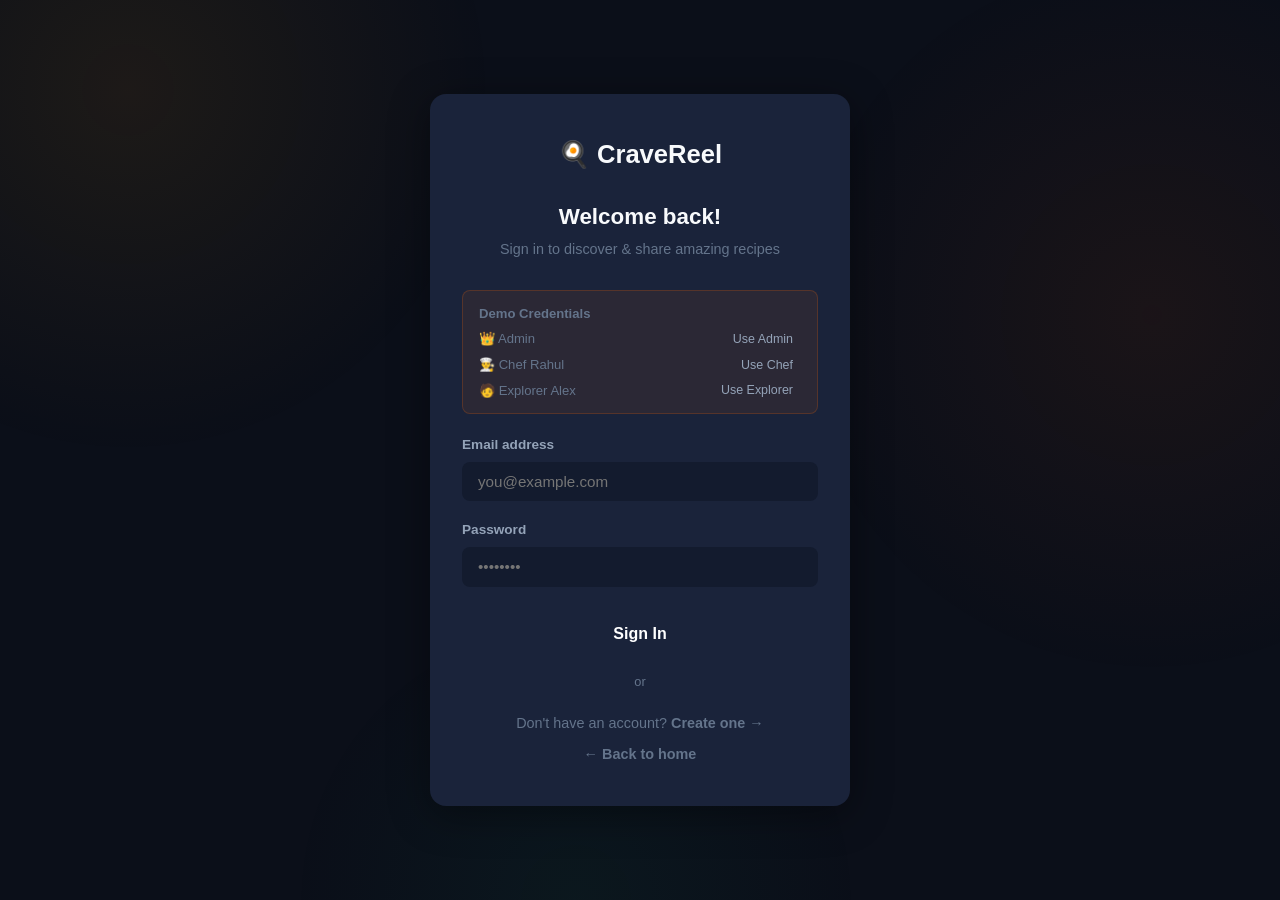
<file: src/main/resources/static/contributor-dashboard.html>
<!DOCTYPE html>
<html lang="en">
<head>
  <meta charset="UTF-8">
  <meta name="viewport" content="width=device-width, initial-scale=1.0">
  <title>Chef &amp; Contributor Dashboard – CraveReel</title>
  <!-- Bootstrap 5 & Icons -->
  <link href="https://cdn.jsdelivr.net/npm/bootstrap@5.3.3/dist/css/bootstrap.min.css" rel="stylesheet">
  <link rel="stylesheet" href="https://cdn.jsdelivr.net/npm/bootstrap-icons@1.11.3/font/bootstrap-icons.min.css">
  <!-- Google Fonts: Inter -->
  <link rel="preconnect" href="https://fonts.googleapis.com">
  <link rel="preconnect" href="https://fonts.gstatic.com" crossorigin>
  <link href="https://fonts.googleapis.com/css2?family=Inter:wght@400;500;600;700;800&display=swap" rel="stylesheet">
  <!-- Styles -->
  <link rel="stylesheet" href="css/style.css">
</head>
<body>

  <!-- Top Navbar -->
  <nav class="navbar navbar-expand-lg rr-navbar">
    <div class="container">
      <a class="navbar-brand" href="index.html">
        <div class="brand-icon"><i class="bi bi-play-circle-fill"></i></div>
        <span>Crave<span class="brand-accent">Reel</span></span>
      </a>

      <button class="navbar-toggler border-0 text-white" type="button" data-bs-toggle="collapse" data-bs-target="#navbarContent">
        <i class="bi bi-list fs-2"></i>
      </button>

      <div class="collapse navbar-collapse" id="navbarContent">
        <ul class="navbar-nav me-auto mb-2 mb-lg-0 ms-lg-4 gap-1">
          <li class="nav-item"><a class="nav-link" href="index.html"><i class="bi bi-house-door"></i> Home</a></li>
          <li class="nav-item"><a class="nav-link" href="explore.html"><i class="bi bi-compass"></i> Explore</a></li>
          <li class="nav-item"><a class="nav-link reels-badge-link" href="reels.html"><i class="bi bi-camera-reels-fill"></i> Reels</a></li>
          <li class="nav-item"><a class="nav-link" href="saved.html"><i class="bi bi-bookmark-heart"></i> Saved</a></li>
        </ul>

        <!-- Auth Section -->
        <div id="auth-nav-section" class="d-flex align-items-center"></div>
      </div>
    </div>
  </nav>

  <!-- Contributor Dashboard Content -->
  <div class="container py-4">
    <!-- Top Welcome & Metric Cards -->
    <div class="p-4 rounded-4 mb-4" style="background: radial-gradient(circle at 100% 0%, rgba(234, 88, 12, 0.18), transparent 50%), var(--bg-card); border: 1px solid var(--border-color);">
      <div class="d-flex justify-content-between align-items-center flex-wrap gap-3">
        <div class="d-flex align-items-center gap-3">
          <img id="chefDashAvatar" src="https://images.unsplash.com/photo-1577219491135-ce391730fb2c?w=150" class="rounded-circle shadow" style="width: 64px; height: 64px; object-fit: cover; border: 2px solid var(--accent-primary);">
          <div>
            <div class="d-flex align-items-center gap-2">
              <h3 class="fw-bold text-white mb-0" id="chefDashName">Chef Workspace</h3>
              <span class="badge bg-warning bg-opacity-25 text-warning">Contributor</span>
            </div>
            <p class="text-secondary small mb-0" id="chefDashBio">Craft recipes, upload reels, and interact with home cooks.</p>
          </div>
        </div>

        <div>
          <button class="btn btn-rr-primary" onclick="switchToAddRecipeTab()">
            <i class="bi bi-plus-circle-fill"></i> Share New Recipe
          </button>
        </div>
      </div>

      <!-- Quick Metrics Row -->
      <div class="row g-3 mt-3">
        <div class="col-6 col-md-2">
          <div class="p-3 rounded-3 text-center" style="background: rgba(0, 0, 0, 0.25);">
            <div class="fw-bold text-white fs-4" id="statMyRecipes">0</div>
            <div class="small text-muted">Total Recipes</div>
          </div>
        </div>
        <div class="col-6 col-md-2">
          <div class="p-3 rounded-3 text-center" style="background: rgba(0, 0, 0, 0.25);">
            <div class="fw-bold text-success fs-4" id="statApproved">0</div>
            <div class="small text-muted">Approved</div>
          </div>
        </div>
        <div class="col-6 col-md-2">
          <div class="p-3 rounded-3 text-center" style="background: rgba(0, 0, 0, 0.25);">
            <div class="fw-bold text-warning fs-4" id="statPending">0</div>
            <div class="small text-muted">Pending Review</div>
          </div>
        </div>
        <div class="col-6 col-md-2">
          <div class="p-3 rounded-3 text-center" style="background: rgba(0, 0, 0, 0.25);">
            <div class="fw-bold text-white fs-4" id="statViews">0</div>
            <div class="small text-muted">Total Views</div>
          </div>
        </div>
        <div class="col-6 col-md-2">
          <div class="p-3 rounded-3 text-center" style="background: rgba(0, 0, 0, 0.25);">
            <div class="fw-bold text-danger fs-4" id="statLikes">0</div>
            <div class="small text-muted">Total Likes</div>
          </div>
        </div>
        <div class="col-6 col-md-2">
          <div class="p-3 rounded-3 text-center" style="background: rgba(0, 0, 0, 0.25);">
            <div class="fw-bold text-warning fs-4" id="statRating">0.0 ★</div>
            <div class="small text-muted">Avg Rating</div>
          </div>
        </div>
      </div>
    </div>

    <!-- 4 Navigation Tabs -->
    <ul class="nav nav-pills mb-4 gap-2" id="contributorTabs" role="tablist">
      <li class="nav-item" role="presentation">
        <button class="nav-link active" id="tab-recipes-btn" data-bs-toggle="pill" data-bs-target="#tab-recipes" type="button" role="tab">
          <i class="bi bi-journal-text me-1"></i> 1. Recipe Management
        </button>
      </li>
      <li class="nav-item" role="presentation">
        <button class="nav-link" id="tab-add-btn" data-bs-toggle="pill" data-bs-target="#tab-add" type="button" role="tab">
          <i class="bi bi-plus-circle text-success me-1"></i> 2. Add / Edit Recipe
        </button>
      </li>
      <li class="nav-item" role="presentation">
        <button class="nav-link" id="tab-interactions-btn" data-bs-toggle="pill" data-bs-target="#tab-interactions" type="button" role="tab">
          <i class="bi bi-chat-left-dots text-info me-1"></i> 3. Interaction History &amp; Messages
        </button>
      </li>
      <li class="nav-item" role="presentation">
        <button class="nav-link" id="tab-profile-btn" data-bs-toggle="pill" data-bs-target="#tab-profile" type="button" role="tab">
          <i class="bi bi-person-badge text-warning me-1"></i> 4. Profile Management
        </button>
      </li>
    </ul>

    <div class="tab-content">

      <!-- 1. Recipe Management -->
      <div class="tab-pane fade show active" id="tab-recipes" role="tabpanel">
        <div class="rr-dashboard-card">
          <div class="d-flex justify-content-between align-items-center mb-3">
            <div>
              <h5 class="fw-bold text-white mb-1"><i class="bi bi-journal-check text-warning me-2"></i> My Personal Recipes</h5>
              <p class="text-secondary small mb-0">Track recipe status, edit details, and monitor view counts.</p>
            </div>
            <div>
              <select id="statusFilterSelect" class="form-select form-select-sm" onchange="loadContributorRecipes()">
                <option value="ALL">All Statuses</option>
                <option value="APPROVED">Approved / Published</option>
                <option value="PENDING">Pending Review</option>
                <option value="DRAFT">Drafts</option>
                <option value="REJECTED">Rejected</option>
              </select>
            </div>
          </div>

          <div class="table-responsive">
            <table class="rr-table">
              <thead>
                <tr>
                  <th>Recipe</th>
                  <th>Category</th>
                  <th>Status</th>
                  <th>Views</th>
                  <th>Likes</th>
                  <th>Reel</th>
                  <th>Actions</th>
                </tr>
              </thead>
              <tbody id="contributorRecipesTable">
                <!-- Dynamically populated -->
              </tbody>
            </table>
          </div>
        </div>
      </div>

      <!-- 2. Add / Edit Recipe Form -->
      <div class="tab-pane fade" id="tab-add" role="tabpanel">
        <div class="rr-dashboard-card">
          <div class="d-flex justify-content-between align-items-center mb-3 pb-3 border-bottom border-secondary border-opacity-10">
            <div>
              <h5 class="fw-bold text-white mb-1" id="recipeFormHeader"><i class="bi bi-cloud-arrow-up-fill text-success me-2"></i> Submit New Recipe &amp; Reel</h5>
              <p class="text-secondary small mb-0">Fill in dynamic ingredients, step instructions, and upload a short cooking video.</p>
            </div>
            <button class="btn btn-sm btn-outline-secondary" onclick="resetRecipeForm()">Reset Form</button>
          </div>

          <form id="recipeSubmissionForm" onsubmit="handleRecipeFormSubmit(event)">
            <input type="hidden" id="editingRecipeId" value="">

            <div class="row g-3 mb-3">
              <div class="col-md-8">
                <label class="form-label">Recipe Title *</label>
                <input type="text" id="formRecipeTitle" class="form-control" placeholder="e.g. Authentic Paneer Butter Masala" required>
              </div>

              <div class="col-md-4">
                <label class="form-label">Category *</label>
                <select id="formRecipeCategory" class="form-select" required>
                  <!-- Populated by JS -->
                </select>
              </div>
            </div>

            <div class="mb-3">
              <label class="form-label">Description *</label>
              <textarea id="formRecipeDesc" class="form-control" rows="2" placeholder="Briefly describe what makes this dish irresistible..." required></textarea>
            </div>

            <div class="row g-3 mb-4">
              <div class="col-6 col-md-3">
                <label class="form-label">Prep Time (mins)</label>
                <input type="number" id="formPrepTime" class="form-control" value="10" min="0">
              </div>
              <div class="col-6 col-md-3">
                <label class="form-label">Cook Time (mins)</label>
                <input type="number" id="formCookTime" class="form-control" value="20" min="0">
              </div>
              <div class="col-6 col-md-3">
                <label class="form-label">Servings</label>
                <input type="number" id="formServings" class="form-control" value="2" min="1">
              </div>
              <div class="col-6 col-md-3">
                <label class="form-label">Difficulty</label>
                <select id="formDifficulty" class="form-select">
                  <option value="EASY">Easy</option>
                  <option value="MEDIUM">Medium</option>
                  <option value="HARD">Hard</option>
                </select>
              </div>
            </div>

            <div class="form-check form-switch mb-4">
              <input class="form-check-input" type="checkbox" id="formIsVegetarian">
              <label class="form-check-label text-white" for="formIsVegetarian">🌱 Vegetarian Recipe</label>
            </div>

            <!-- Dynamic Ingredients Section -->
            <div class="p-3 rounded-4 mb-4" style="background: rgba(0, 0, 0, 0.25); border: 1px solid var(--border-color);">
              <div class="d-flex justify-content-between align-items-center mb-3">
                <div>
                  <h6 class="fw-bold text-white mb-0"><i class="bi bi-basket2 text-warning me-2"></i> Ingredients (Dynamic)</h6>
                  <span class="small text-muted">Add measured ingredients required for this dish</span>
                </div>
                <button type="button" class="btn btn-sm btn-outline-warning" onclick="addIngredientRow()">
                  <i class="bi bi-plus-lg"></i> + Add Ingredient
                </button>
              </div>

              <div id="ingredientsContainer" class="d-flex flex-column gap-2">
                <!-- Injected ingredient rows -->
              </div>
            </div>

            <!-- Dynamic Steps Section -->
            <div class="p-3 rounded-4 mb-4" style="background: rgba(0, 0, 0, 0.25); border: 1px solid var(--border-color);">
              <div class="d-flex justify-content-between align-items-center mb-3">
                <div>
                  <h6 class="fw-bold text-white mb-0"><i class="bi bi-list-ol text-warning me-2"></i> Step-by-Step Instructions (Dynamic)</h6>
                  <span class="small text-muted">Break down preparation into clear sequential steps with timers</span>
                </div>
                <button type="button" class="btn btn-sm btn-outline-warning" onclick="addStepRow()">
                  <i class="bi bi-plus-lg"></i> + Add Step
                </button>
              </div>

              <div id="stepsContainer" class="d-flex flex-column gap-3">
                <!-- Injected step rows -->
              </div>
            </div>

            <!-- Media Uploads: Image & Video Reel -->
            <div class="row g-3 mb-4">
              <div class="col-md-6">
                <div class="p-3 rounded-4 h-100" style="background: rgba(0, 0, 0, 0.25); border: 1px solid var(--border-color);">
                  <label class="form-label fw-bold text-white"><i class="bi bi-image text-primary me-2"></i> Recipe Photo</label>
                  <input type="file" id="formPhotoFile" class="form-control mb-2" accept="image/*" onchange="uploadRecipePhoto(this)">
                  <div class="small text-muted mb-2">Or enter image URL:</div>
                  <input type="url" id="formPhotoUrl" class="form-control form-control-sm" placeholder="https://images.unsplash.com/...">
                </div>
              </div>

              <div class="col-md-6">
                <div class="p-3 rounded-4 h-100" style="background: rgba(0, 0, 0, 0.25); border: 1px solid var(--border-color);">
                  <label class="form-label fw-bold text-white"><i class="bi bi-camera-reels-fill text-warning me-2"></i> Short Cooking Reel (MP4, &le; 90s)</label>
                  <input type="file" id="formVideoFile" class="form-control mb-2" accept="video/mp4,video/webm" onchange="uploadRecipeVideo(this)">
                  <div class="small text-muted mb-2">Or enter video URL:</div>
                  <input type="url" id="formVideoUrl" class="form-control form-control-sm" placeholder="https://.../video.mp4">
                  <div id="videoUploadProgress" class="progress mt-2 d-none" style="height: 6px;">
                    <div class="progress-bar progress-bar-striped progress-bar-animated bg-warning" style="width: 100%;"></div>
                  </div>
                </div>
              </div>
            </div>

            <div class="d-flex justify-content-end gap-2 pt-3 border-top border-secondary border-opacity-10">
              <button type="button" class="btn btn-rr-secondary" onclick="submitRecipeAsDraft()">Save as Draft</button>
              <button type="submit" class="btn btn-rr-primary px-4">
                <i class="bi bi-send-fill"></i> Submit Recipe for Review
              </button>
            </div>
          </form>
        </div>
      </div>

      <!-- 3. Interaction History & Messages -->
      <div class="tab-pane fade" id="tab-interactions" role="tabpanel">
        <div class="rr-dashboard-card mb-4">
          <div class="d-flex justify-content-between align-items-center mb-3">
            <div>
              <h5 class="fw-bold text-white mb-1"><i class="bi bi-envelope-open text-warning me-2"></i> Direct Messages &amp; Inquiries</h5>
              <p class="text-secondary small mb-0">Communicate with home cooks and answer recipe questions.</p>
            </div>
          </div>

          <div class="row g-3">
            <div class="col-md-6">
              <h6 class="fw-bold text-white mb-2"><i class="bi bi-inbox text-primary me-1"></i> Messages Received</h6>
              <div id="contributorInboxList" class="d-flex flex-column gap-2" style="max-height: 400px; overflow-y: auto;">
                <!-- Dynamically populated -->
              </div>
            </div>

            <div class="col-md-6">
              <h6 class="fw-bold text-white mb-2"><i class="bi bi-send text-success me-1"></i> Messages Sent</h6>
              <div id="contributorSentList" class="d-flex flex-column gap-2" style="max-height: 400px; overflow-y: auto;">
                <!-- Dynamically populated -->
              </div>
            </div>
          </div>
        </div>

        <!-- Recipe Comments Received -->
        <div class="rr-dashboard-card">
          <h5 class="fw-bold text-white mb-1"><i class="bi bi-chat-left-text text-info me-2"></i> Recent Comments on Your Recipes</h5>
          <p class="text-secondary small mb-3">Feedback and questions posted by explorers on your dishes.</p>
          <div id="contributorCommentsList" class="d-flex flex-column gap-2">
            <!-- Dynamically populated -->
          </div>
        </div>
      </div>

      <!-- 4. Profile Management -->
      <div class="tab-pane fade" id="tab-profile" role="tabpanel">
        <div class="rr-dashboard-card max-w-700 mx-auto">
          <h5 class="fw-bold text-white mb-1"><i class="bi bi-person-gear text-warning me-2"></i> Chef Profile Management</h5>
          <p class="text-secondary small mb-4">Update your public culinary persona, bio, and profile photo.</p>

          <form onsubmit="handleChefProfileUpdate(event)">
            <div class="mb-3">
              <label class="form-label">Chef / Display Name</label>
              <input type="text" id="chefName" class="form-control" required>
            </div>
            <div class="mb-3">
              <label class="form-label">Email</label>
              <input type="email" id="chefEmail" class="form-control" disabled style="opacity: 0.6;">
            </div>
            <div class="mb-3">
              <label class="form-label">Profile Photo URL</label>
              <input type="url" id="chefAvatar" class="form-control">
            </div>
            <div class="mb-3">
              <label class="form-label">Culinary Bio &amp; Specialty</label>
              <textarea id="chefBio" class="form-control" rows="3" placeholder="Executive chef, pasta lover, baking specialist..."></textarea>
            </div>
            <button type="submit" class="btn btn-rr-primary px-4">
              <i class="bi bi-check-circle-fill"></i> Save Chef Profile
            </button>
          </form>
        </div>
      </div>

    </div>
  </div>

  <!-- Toast Notification Container -->
  <div id="toast-container"></div>

  <!-- Mobile Bottom Navigation -->
  <div class="mobile-bottom-nav">
    <a href="index.html" class="mobile-nav-item"><i class="bi bi-house-door-fill"></i><span>Home</span></a>
    <a href="explore.html" class="mobile-nav-item"><i class="bi bi-compass"></i><span>Explore</span></a>
    <a href="reels.html" class="mobile-nav-item text-warning"><i class="bi bi-camera-reels-fill"></i><span>Reels</span></a>
    <a href="saved.html" class="mobile-nav-item"><i class="bi bi-bookmark-heart"></i><span>Saved</span></a>
    <a href="contributor-dashboard.html" class="mobile-nav-item active"><i class="bi bi-person-badge-fill"></i><span>Chef Hub</span></a>
  </div>

  <!-- Bootstrap JS -->
  <script src="https://cdn.jsdelivr.net/npm/bootstrap@5.3.3/dist/js/bootstrap.bundle.min.js"></script>
  <!-- App Scripts -->
  <script src="js/api.js"></script>
  <script src="js/auth.js"></script>
  <script src="js/contributor-dashboard.js"></script>
</body>
</html>
</file>
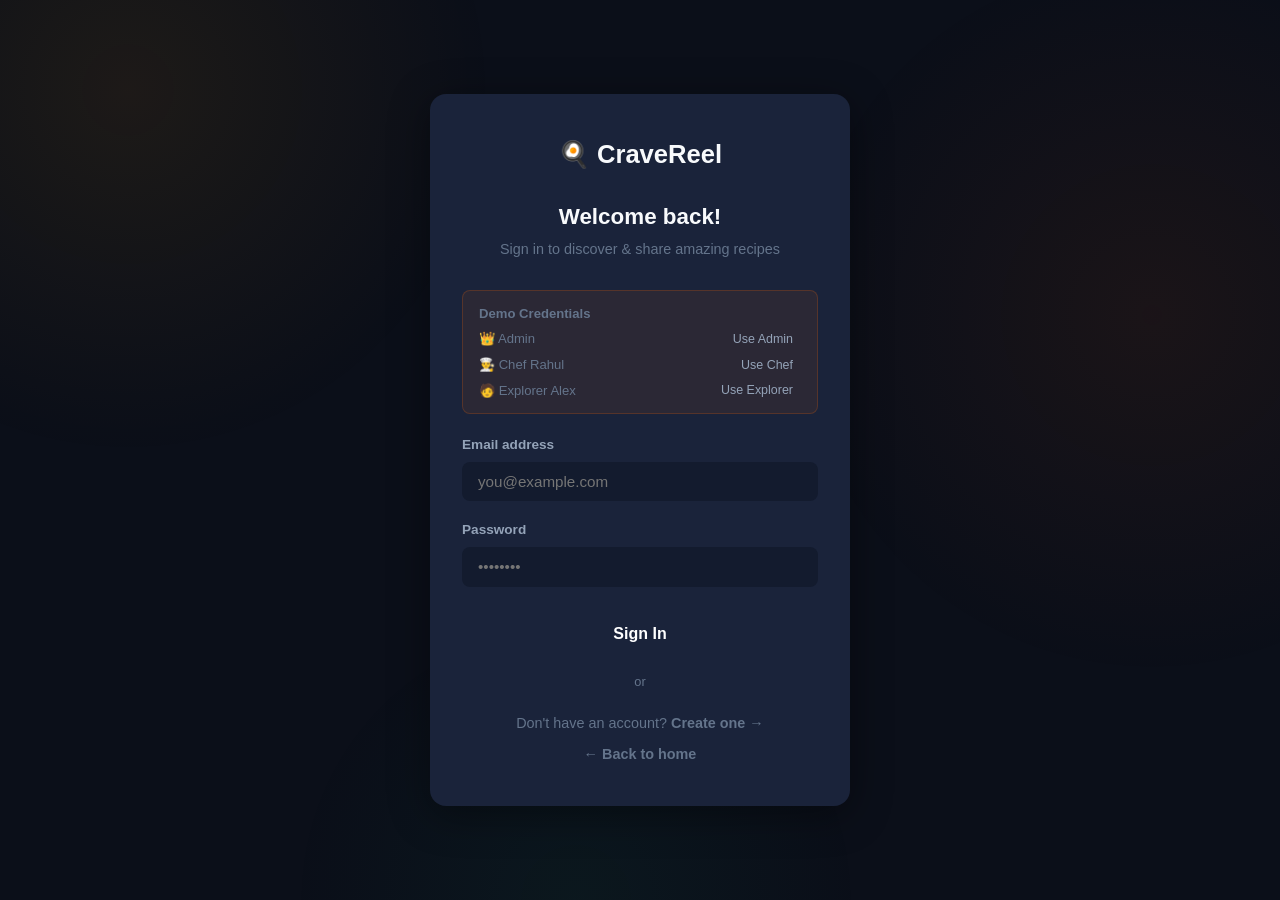
<file: src/main/resources/static/explorer-dashboard.html>
<!DOCTYPE html>
<html lang="en">
<head>
  <meta charset="UTF-8">
  <meta name="viewport" content="width=device-width, initial-scale=1.0">
  <title>Recipe Explorer Dashboard – CraveReel</title>
  <!-- Bootstrap 5 & Icons -->
  <link href="https://cdn.jsdelivr.net/npm/bootstrap@5.3.3/dist/css/bootstrap.min.css" rel="stylesheet">
  <link rel="stylesheet" href="https://cdn.jsdelivr.net/npm/bootstrap-icons@1.11.3/font/bootstrap-icons.min.css">
  <!-- Google Fonts: Inter -->
  <link rel="preconnect" href="https://fonts.googleapis.com">
  <link rel="preconnect" href="https://fonts.gstatic.com" crossorigin>
  <link href="https://fonts.googleapis.com/css2?family=Inter:wght@400;500;600;700;800&display=swap" rel="stylesheet">
  <!-- Styles -->
  <link rel="stylesheet" href="css/style.css">
</head>
<body>

  <!-- Top Navbar -->
  <nav class="navbar navbar-expand-lg rr-navbar">
    <div class="container">
      <a class="navbar-brand" href="index.html">
        <div class="brand-icon"><i class="bi bi-play-circle-fill"></i></div>
        <span>Crave<span class="brand-accent">Reel</span></span>
      </a>

      <button class="navbar-toggler border-0 text-white" type="button" data-bs-toggle="collapse" data-bs-target="#navbarContent">
        <i class="bi bi-list fs-2"></i>
      </button>

      <div class="collapse navbar-collapse" id="navbarContent">
        <ul class="navbar-nav me-auto mb-2 mb-lg-0 ms-lg-4 gap-1">
          <li class="nav-item"><a class="nav-link" href="index.html"><i class="bi bi-house-door"></i> Home</a></li>
          <li class="nav-item"><a class="nav-link" href="explore.html"><i class="bi bi-compass"></i> Explore</a></li>
          <li class="nav-item"><a class="nav-link reels-badge-link" href="reels.html"><i class="bi bi-camera-reels-fill"></i> Reels</a></li>
          <li class="nav-item"><a class="nav-link" href="saved.html"><i class="bi bi-bookmark-heart"></i> Saved</a></li>
        </ul>

        <!-- Auth Section -->
        <div id="auth-nav-section" class="d-flex align-items-center"></div>
      </div>
    </div>
  </nav>

  <!-- Dashboard Container -->
  <div class="container py-4">
    <!-- Header Summary Bar -->
    <div class="p-4 rounded-4 mb-4" style="background: radial-gradient(circle at 100% 0%, rgba(245, 158, 11, 0.15), transparent 50%), var(--bg-card); border: 1px solid var(--border-color);">
      <div class="row align-items-center g-3">
        <div class="col-md-7 d-flex align-items-center gap-3">
          <img id="dashAvatar" src="https://images.unsplash.com/photo-1535713875002-d1d0cf377fde?w=150" class="rounded-circle shadow" style="width: 64px; height: 64px; object-fit: cover; border: 2px solid var(--accent-primary);">
          <div>
            <div class="d-flex align-items-center gap-2">
              <h3 class="fw-bold text-white mb-0" id="dashUserName">Recipe Explorer</h3>
              <span class="badge bg-primary bg-opacity-25 text-primary">Explorer</span>
            </div>
            <p class="text-secondary small mb-0" id="dashUserBio">Pantry master and enthusiastic home chef.</p>
          </div>
        </div>

        <div class="col-md-5">
          <div class="d-flex justify-content-md-end gap-3 text-center">
            <div class="p-2 px-3 rounded-3" style="background: rgba(0,0,0,0.25);">
              <div class="fw-bold text-white fs-5" id="statSaved">0</div>
              <div class="text-muted" style="font-size: 0.75rem;">Saved Recipes</div>
            </div>
            <div class="p-2 px-3 rounded-3" style="background: rgba(0,0,0,0.25);">
              <div class="fw-bold text-white fs-5" id="statReviews">0</div>
              <div class="text-muted" style="font-size: 0.75rem;">Reviews Written</div>
            </div>
            <div class="p-2 px-3 rounded-3" style="background: rgba(0,0,0,0.25);">
              <div class="fw-bold text-white fs-5" id="statHistory">0</div>
              <div class="text-muted" style="font-size: 0.75rem;">Recently Viewed</div>
            </div>
          </div>
        </div>
      </div>
    </div>

    <!-- 4 Dedicated Navigation Tabs -->
    <ul class="nav nav-pills mb-4 gap-2" id="explorerTabs" role="tablist">
      <li class="nav-item" role="presentation">
        <button class="nav-link active" id="tab-history-btn" data-bs-toggle="pill" data-bs-target="#tab-history" type="button" role="tab">
          <i class="bi bi-clock-history me-1"></i> 1. Browsing History
        </button>
      </li>
      <li class="nav-item" role="presentation">
        <button class="nav-link" id="tab-reviews-btn" data-bs-toggle="pill" data-bs-target="#tab-reviews" type="button" role="tab">
          <i class="bi bi-star-fill text-warning me-1"></i> 2. Ratings &amp; Reviews
        </button>
      </li>
      <li class="nav-item" role="presentation">
        <button class="nav-link" id="tab-collections-btn" data-bs-toggle="pill" data-bs-target="#tab-collections" type="button" role="tab">
          <i class="bi bi-folder2-open text-primary me-1"></i> 3. Recipe Collections
        </button>
      </li>
      <li class="nav-item" role="presentation">
        <button class="nav-link" id="tab-profile-btn" data-bs-toggle="pill" data-bs-target="#tab-profile" type="button" role="tab">
          <i class="bi bi-person-gear text-success me-1"></i> 4. Profile Management
        </button>
      </li>
    </ul>

    <!-- Tab Contents -->
    <div class="tab-content">

      <!-- 1. Browsing History -->
      <div class="tab-pane fade show active" id="tab-history" role="tabpanel">
        <div class="rr-dashboard-card">
          <div class="d-flex justify-content-between align-items-center mb-3">
            <div>
              <h5 class="fw-bold text-white mb-1"><i class="bi bi-clock-history text-warning me-2"></i> Recipe Browsing History</h5>
              <p class="text-secondary small mb-0">Table of previously viewed recipes with timestamps and fast access.</p>
            </div>
            <button class="btn btn-sm btn-outline-danger" onclick="clearHistory()">
              <i class="bi bi-trash"></i> Clear History
            </button>
          </div>

          <div class="table-responsive">
            <table class="rr-table">
              <thead>
                <tr>
                  <th>Recipe</th>
                  <th>Category</th>
                  <th>Total Time</th>
                  <th>Difficulty</th>
                  <th>Viewed Date</th>
                  <th>Action</th>
                </tr>
              </thead>
              <tbody id="historyTableBody">
                <!-- Dynamically populated -->
              </tbody>
            </table>
          </div>
        </div>
      </div>

      <!-- 2. Ratings & Reviews -->
      <div class="tab-pane fade" id="tab-reviews" role="tabpanel">
        <div class="rr-dashboard-card">
          <div class="d-flex justify-content-between align-items-center mb-3">
            <div>
              <h5 class="fw-bold text-white mb-1"><i class="bi bi-star-fill text-warning me-2"></i> My Ratings &amp; Reviews</h5>
              <p class="text-secondary small mb-0">Recipes you have rated with your feedback and thoughts.</p>
            </div>
          </div>

          <div id="userReviewsList" class="d-flex flex-column gap-3">
            <!-- Dynamically Populated -->
          </div>
        </div>
      </div>

      <!-- 3. Recipe Collection -->
      <div class="tab-pane fade" id="tab-collections" role="tabpanel">
        <div class="rr-dashboard-card">
          <div class="d-flex justify-content-between align-items-center flex-wrap gap-2 mb-4">
            <div>
              <h5 class="fw-bold text-white mb-1"><i class="bi bi-folder2-open text-primary me-2"></i> Personal Recipe Collection</h5>
              <p class="text-secondary small mb-0">Organize saved recipes into custom collections (Favorites, Quick Dinners, Desserts).</p>
            </div>

            <!-- Collection Category Pills -->
            <div class="d-flex align-items-center gap-2" id="collectionFiltersBar">
              <!-- Dynamically populated -->
            </div>
          </div>

          <div class="row g-4" id="collectionsGrid">
            <!-- Dynamically Populated -->
          </div>
        </div>
      </div>

      <!-- 4. Profile Management -->
      <div class="tab-pane fade" id="tab-profile" role="tabpanel">
        <div class="rr-dashboard-card max-w-700 mx-auto">
          <h5 class="fw-bold text-white mb-1"><i class="bi bi-person-gear text-success me-2"></i> Profile &amp; Preferences</h5>
          <p class="text-secondary small mb-4">Update your public profile, bio, and dietary preferences.</p>

          <form id="profileForm" onsubmit="handleProfileUpdate(event)">
            <div class="mb-3">
              <label class="form-label">Full Name</label>
              <input type="text" id="profName" class="form-control" required>
            </div>

            <div class="mb-3">
              <label class="form-label">Email Address</label>
              <input type="email" id="profEmail" class="form-control" disabled style="opacity: 0.6;">
              <div class="form-text text-muted">Email cannot be modified directly.</div>
            </div>

            <div class="mb-3">
              <label class="form-label">Profile Avatar URL</label>
              <input type="url" id="profAvatar" class="form-control" placeholder="https://example.com/avatar.jpg">
            </div>

            <div class="mb-3">
              <label class="form-label">Bio</label>
              <textarea id="profBio" class="form-control" rows="3" placeholder="Tell the community about your cooking journey..."></textarea>
            </div>

            <div class="mb-4">
              <label class="form-label">Dietary Preferences</label>
              <input type="text" id="profDiet" class="form-control" placeholder="e.g. Vegetarian, Gluten-Free, High Protein, Mediterranean">
              <div class="form-text text-muted">Used to personalize recommended recipes on your homepage.</div>
            </div>

            <button type="submit" class="btn btn-rr-primary px-4">
              <i class="bi bi-check-circle-fill"></i> Save Changes
            </button>
          </form>
        </div>
      </div>

    </div>
  </div>

  <!-- Toast Notification Container -->
  <div id="toast-container"></div>

  <!-- Mobile Bottom Navigation -->
  <div class="mobile-bottom-nav">
    <a href="index.html" class="mobile-nav-item"><i class="bi bi-house-door-fill"></i><span>Home</span></a>
    <a href="explore.html" class="mobile-nav-item"><i class="bi bi-compass"></i><span>Explore</span></a>
    <a href="reels.html" class="mobile-nav-item text-warning"><i class="bi bi-camera-reels-fill"></i><span>Reels</span></a>
    <a href="saved.html" class="mobile-nav-item"><i class="bi bi-bookmark-heart"></i><span>Saved</span></a>
    <a href="explorer-dashboard.html" class="mobile-nav-item active"><i class="bi bi-person-circle"></i><span>Dashboard</span></a>
  </div>

  <!-- Bootstrap JS -->
  <script src="https://cdn.jsdelivr.net/npm/bootstrap@5.3.3/dist/js/bootstrap.bundle.min.js"></script>
  <!-- App Scripts -->
  <script src="js/api.js"></script>
  <script src="js/auth.js"></script>
  <script src="js/explorer-dashboard.js"></script>
</body>
</html>
</file>
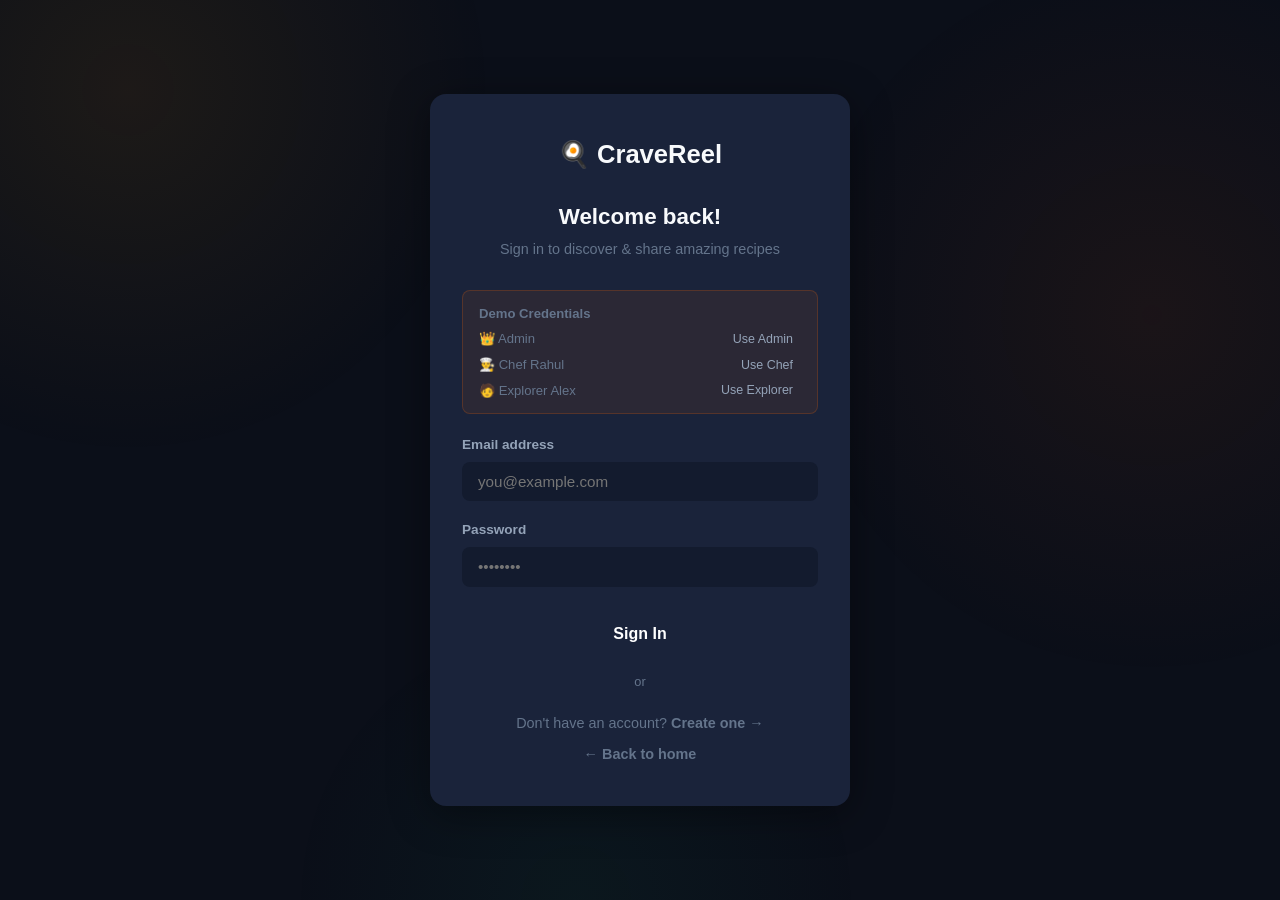
<file: src/main/resources/static/login.html>
<!DOCTYPE html>
<html lang="en">
<head>
  <meta charset="UTF-8" />
  <meta name="viewport" content="width=device-width, initial-scale=1.0" />
  <title>Login – CraveReel</title>
  <link rel="stylesheet" href="css/style.css" />
  <style>
    body { background: var(--bg-primary); display: flex; align-items: center; justify-content: center; min-height: 100vh; margin: 0; }
    .auth-card { background: var(--bg-card); border: 1px solid var(--border); border-radius: 16px; padding: 2.5rem 2rem; width: 100%; max-width: 420px; box-shadow: 0 8px 40px rgba(0,0,0,0.4); }
    .auth-logo { text-align: center; margin-bottom: 1.5rem; }
    .auth-logo a { font-size: 1.6rem; font-weight: 800; color: var(--primary); text-decoration: none; }
    .auth-logo span { color: var(--text-primary); }
    .auth-title { font-size: 1.4rem; font-weight: 700; color: var(--text-primary); margin-bottom: 0.25rem; text-align: center; }
    .auth-subtitle { color: var(--text-muted); font-size: 0.9rem; text-align: center; margin-bottom: 1.75rem; }
    .form-group { margin-bottom: 1.1rem; }
    .form-group label { display: block; font-size: 0.85rem; font-weight: 600; color: var(--text-secondary); margin-bottom: 0.4rem; }
    .form-group input { width: 100%; padding: 0.7rem 1rem; border-radius: 8px; border: 1px solid var(--border); background: var(--bg-secondary); color: var(--text-primary); font-size: 0.95rem; outline: none; transition: border-color 0.2s; box-sizing: border-box; }
    .form-group input:focus { border-color: var(--primary); }
    .btn-auth { width: 100%; padding: 0.8rem; border: none; border-radius: 8px; background: var(--primary); color: #fff; font-size: 1rem; font-weight: 700; cursor: pointer; margin-top: 0.5rem; transition: background 0.2s; }
    .btn-auth:hover { background: var(--primary-dark, #e05c00); }
    .btn-auth:disabled { opacity: 0.6; cursor: not-allowed; }
    .auth-footer { text-align: center; margin-top: 1.25rem; font-size: 0.9rem; color: var(--text-muted); }
    .auth-footer a { color: var(--primary); font-weight: 600; text-decoration: none; }
    .error-msg { background: rgba(220,53,69,0.12); border: 1px solid rgba(220,53,69,0.4); color: #ff6b7a; border-radius: 8px; padding: 0.6rem 1rem; font-size: 0.87rem; margin-bottom: 1rem; display: none; }
    .demo-creds { background: rgba(255,107,0,0.08); border: 1px solid rgba(255,107,0,0.2); border-radius: 8px; padding: 0.75rem 1rem; margin-bottom: 1.25rem; font-size: 0.82rem; color: var(--text-muted); }
    .demo-creds strong { color: var(--primary); }
    .demo-creds .cred-row { display: flex; justify-content: space-between; gap: 0.5rem; margin-top: 0.3rem; }
    .demo-btn { background: none; border: 1px solid var(--border); border-radius: 5px; padding: 0.2rem 0.5rem; font-size: 0.78rem; color: var(--text-secondary); cursor: pointer; }
    .demo-btn:hover { border-color: var(--primary); color: var(--primary); }
    .divider { display: flex; align-items: center; gap: 0.75rem; margin: 1rem 0; }
    .divider hr { flex: 1; border: none; border-top: 1px solid var(--border); }
    .divider span { color: var(--text-muted); font-size: 0.8rem; }
  </style>
</head>
<body>
  <div class="auth-card">
    <div class="auth-logo"><a href="index.html">🍳 Crave<span>Reel</span></a></div>
    <h1 class="auth-title">Welcome back!</h1>
    <p class="auth-subtitle">Sign in to discover & share amazing recipes</p>

    <div class="demo-creds">
      <strong>Demo Credentials</strong>
      <div class="cred-row"><span>👑 Admin</span><button type="button" class="demo-btn" onclick="fillDemo('admin@recipereels.com','Admin@123')">Use Admin</button></div>
      <div class="cred-row"><span>👨‍🍳 Chef Rahul</span><button type="button" class="demo-btn" onclick="fillDemo('chef.rahul@recipereels.com','Chef@123')">Use Chef</button></div>
      <div class="cred-row"><span>🧑 Explorer Alex</span><button type="button" class="demo-btn" onclick="fillDemo('alex@example.com','User@123')">Use Explorer</button></div>
    </div>

    <div class="error-msg" id="errorMsg"></div>

    <form id="loginForm" novalidate>
      <div class="form-group">
        <label for="email">Email address</label>
        <input type="email" id="email" placeholder="you@example.com" required autocomplete="email" />
      </div>
      <div class="form-group">
        <label for="password">Password</label>
        <input type="password" id="password" placeholder="••••••••" required autocomplete="current-password" />
      </div>
      <button type="submit" class="btn-auth" id="loginBtn">Sign In</button>
    </form>

    <div class="divider"><hr /><span>or</span><hr /></div>
    <div class="auth-footer">Don't have an account? <a href="register.html">Create one →</a></div>
    <div class="auth-footer" style="margin-top:0.5rem;"><a href="index.html">← Back to home</a></div>
  </div>

  <script src="js/api.js"></script>
  <script>
    const existingToken = localStorage.getItem('rr_token');
    if (existingToken) {
      const storedUser = getStoredUser() || {};
      redirectByRole(storedUser.role);
    }

    function redirectByRole(role) {
      if (role === 'ROLE_ADMIN') {
        window.location.replace('admin-dashboard.html');
      } else if (role === 'ROLE_CONTRIBUTOR') {
        window.location.replace('contributor-dashboard.html');
      } else {
        window.location.replace('explorer-dashboard.html');
      }
    }

    function fillDemo(email, pass) {
      document.getElementById('email').value = email;
      document.getElementById('password').value = pass;
    }

    function showError(message) {
      const errorEl = document.getElementById('errorMsg');
      errorEl.textContent = message;
      errorEl.style.display = 'block';
    }

    document.getElementById('loginForm').addEventListener('submit', async function (event) {
      event.preventDefault();

      const btn = document.getElementById('loginBtn');
      const errorEl = document.getElementById('errorMsg');
      errorEl.style.display = 'none';
      btn.disabled = true;
      btn.textContent = 'Signing in…';

      const email = document.getElementById('email').value.trim();
      const password = document.getElementById('password').value;

      try {
        const response = await apiFetch('/auth/login', {
          method: 'POST',
          body: JSON.stringify({ email, password })
        });

        const result = response && response.data ? response.data : response;

        if (!result || !result.token) {
          throw new Error((response && response.message) || 'Login failed. Please check your credentials.');
        }

        setAuthToken(result.token);
        setStoredUser({
          id: result.id,
          name: result.name,
          email: result.email,
          role: result.role,
          avatarUrl: result.avatarUrl
        });

        redirectByRole(result.role);
      } catch (error) {
        console.error('Login failed:', error);
        showError(error.message || 'Login failed. Please try again.');
        btn.disabled = false;
        btn.textContent = 'Sign In';
      }
    });
  </script>
</body>
</html>
</file>
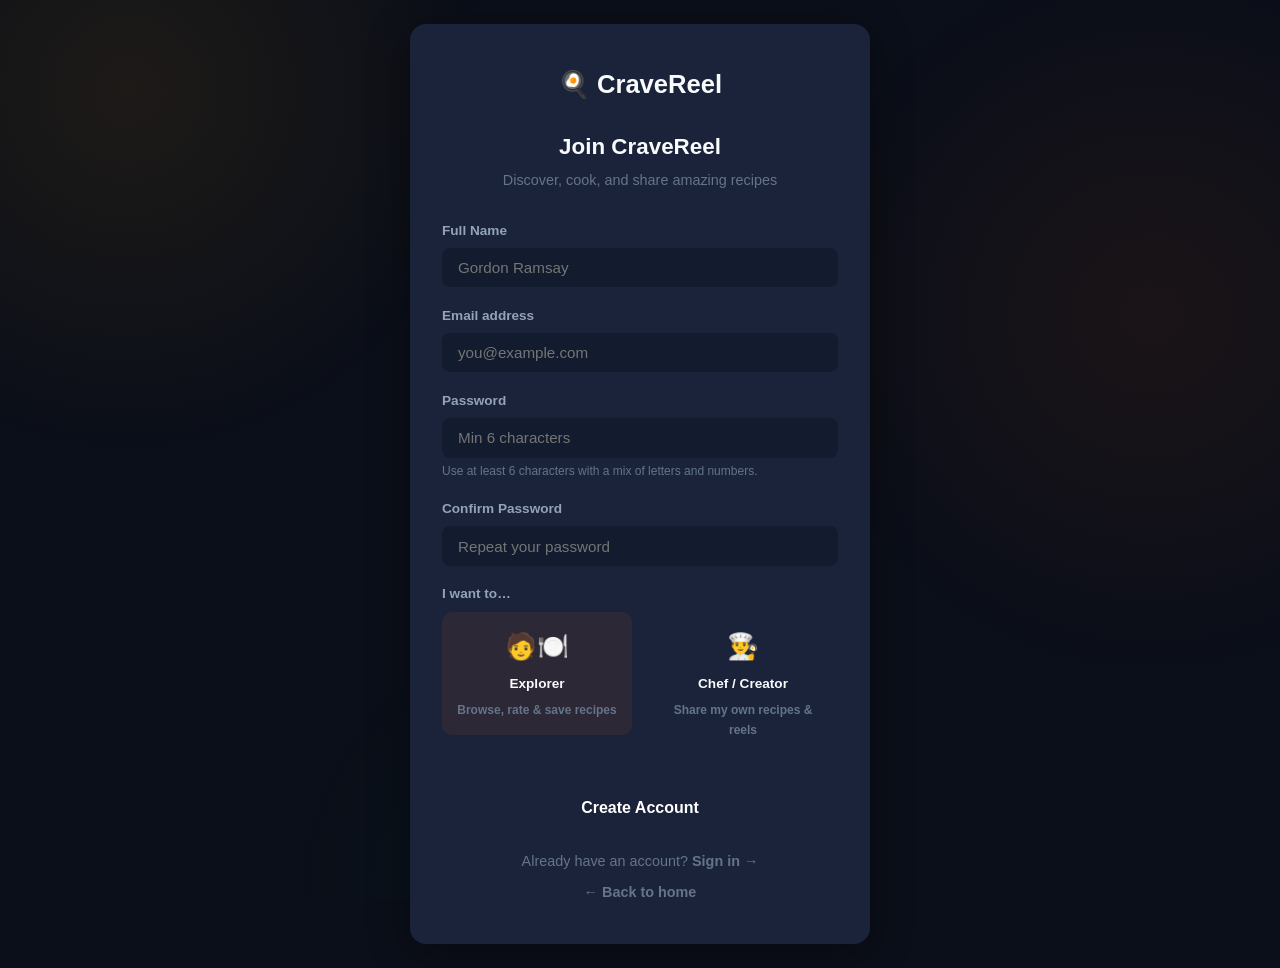
<file: src/main/resources/static/register.html>
<!DOCTYPE html>
<html lang="en">
<head>
  <meta charset="UTF-8" />
  <meta name="viewport" content="width=device-width, initial-scale=1.0" />
  <title>Register – CraveReel</title>
  <link rel="stylesheet" href="css/style.css" />
  <style>
    body { background: var(--bg-primary); display: flex; align-items: center; justify-content: center; min-height: 100vh; margin: 0; padding: 1.5rem 0; }
    .auth-card {
      background: var(--bg-card);
      border: 1px solid var(--border);
      border-radius: 16px;
      padding: 2.5rem 2rem;
      width: 100%;
      max-width: 460px;
      box-shadow: 0 8px 40px rgba(0,0,0,0.4);
    }
    .auth-logo { text-align: center; margin-bottom: 1.5rem; }
    .auth-logo a { font-size: 1.6rem; font-weight: 800; color: var(--primary); text-decoration: none; }
    .auth-logo span { color: var(--text-primary); }
    .auth-title { font-size: 1.4rem; font-weight: 700; color: var(--text-primary); margin-bottom: 0.25rem; text-align: center; }
    .auth-subtitle { color: var(--text-muted); font-size: 0.9rem; text-align: center; margin-bottom: 1.75rem; }
    .form-group { margin-bottom: 1.1rem; }
    .form-group label { display: block; font-size: 0.85rem; font-weight: 600; color: var(--text-secondary); margin-bottom: 0.4rem; }
    .form-group input {
      width: 100%; padding: 0.7rem 1rem; border-radius: 8px;
      border: 1px solid var(--border); background: var(--bg-secondary);
      color: var(--text-primary); font-size: 0.95rem; outline: none;
      transition: border-color 0.2s;
      box-sizing: border-box;
    }
    .form-group input:focus { border-color: var(--primary); }
    .role-selector { display: flex; gap: 1rem; }
    .role-option { flex: 1; }
    .role-option input[type="radio"] { display: none; }
    .role-option label {
      display: flex; flex-direction: column; align-items: center; gap: 0.4rem;
      padding: 0.9rem; border: 2px solid var(--border); border-radius: 10px;
      cursor: pointer; transition: all 0.2s; text-align: center;
      color: var(--text-secondary); font-size: 0.85rem;
    }
    .role-option label .role-icon { font-size: 1.6rem; }
    .role-option label .role-name { font-weight: 700; color: var(--text-primary); }
    .role-option label .role-desc { font-size: 0.75rem; color: var(--text-muted); }
    .role-option input:checked + label { border-color: var(--primary); background: rgba(255,107,0,0.08); }
    .btn-auth {
      width: 100%; padding: 0.8rem; border: none; border-radius: 8px;
      background: var(--primary); color: #fff; font-size: 1rem;
      font-weight: 700; cursor: pointer; margin-top: 0.5rem;
      transition: background 0.2s;
    }
    .btn-auth:hover { background: var(--primary-dark, #e05c00); }
    .btn-auth:disabled { opacity: 0.6; cursor: not-allowed; }
    .auth-footer { text-align: center; margin-top: 1.25rem; font-size: 0.9rem; color: var(--text-muted); }
    .auth-footer a { color: var(--primary); font-weight: 600; text-decoration: none; }
    .error-msg { background: rgba(220,53,69,0.12); border: 1px solid rgba(220,53,69,0.4); color: #ff6b7a; border-radius: 8px; padding: 0.6rem 1rem; font-size: 0.87rem; margin-bottom: 1rem; display: none; }
    .pass-hint { font-size: 0.75rem; color: var(--text-muted); margin-top: 0.25rem; }
  </style>
</head>
<body>
  <div class="auth-card">
    <div class="auth-logo">
      <a href="index.html">🍳 Crave<span>Reel</span></a>
    </div>
    <h1 class="auth-title">Join CraveReel</h1>
    <p class="auth-subtitle">Discover, cook, and share amazing recipes</p>

    <div class="error-msg" id="errorMsg"></div>

    <form id="registerForm">
      <div class="form-group">
        <label for="fullName">Full Name</label>
        <input type="text" id="fullName" placeholder="Gordon Ramsay" required autocomplete="name" />
      </div>
      <div class="form-group">
        <label for="email">Email address</label>
        <input type="email" id="email" placeholder="you@example.com" required autocomplete="email" />
      </div>
      <div class="form-group">
        <label for="password">Password</label>
        <input type="password" id="password" placeholder="Min 6 characters" required autocomplete="new-password" />
        <p class="pass-hint">Use at least 6 characters with a mix of letters and numbers.</p>
      </div>
      <div class="form-group">
        <label for="confirmPassword">Confirm Password</label>
        <input type="password" id="confirmPassword" placeholder="Repeat your password" required autocomplete="new-password" />
      </div>

      <div class="form-group">
        <label>I want to…</label>
        <div class="role-selector">
          <div class="role-option">
            <input type="radio" name="role" id="roleExplorer" value="EXPLORER" checked />
            <label for="roleExplorer">
              <span class="role-icon">🧑‍🍽️</span>
              <span class="role-name">Explorer</span>
              <span class="role-desc">Browse, rate & save recipes</span>
            </label>
          </div>
          <div class="role-option">
            <input type="radio" name="role" id="roleContributor" value="CONTRIBUTOR" />
            <label for="roleContributor">
              <span class="role-icon">👨‍🍳</span>
              <span class="role-name">Chef / Creator</span>
              <span class="role-desc">Share my own recipes & reels</span>
            </label>
          </div>
        </div>
      </div>

      <button type="submit" class="btn-auth" id="registerBtn">Create Account</button>
    </form>

    <div class="auth-footer">
      Already have an account? <a href="login.html">Sign in →</a>
    </div>
    <div class="auth-footer" style="margin-top:0.5rem;">
      <a href="index.html">← Back to home</a>
    </div>
  </div>

  <div id="toastContainer" style="position:fixed;bottom:1.5rem;right:1.5rem;z-index:9999;display:flex;flex-direction:column;gap:0.5rem;"></div>

  <script src="js/api.js"></script>
  <script>
    // Redirect if already logged in
    if (localStorage.getItem('rr_token')) {
      const u = JSON.parse(localStorage.getItem('rr_user') || '{}');
      redirectByRole(u.role);
    }

    function redirectByRole(role) {
      if (role === 'ROLE_ADMIN') window.location.href = 'admin-dashboard.html';
      else if (role === 'ROLE_CONTRIBUTOR') window.location.href = 'contributor-dashboard.html';
      else window.location.href = 'explorer-dashboard.html';
    }

    function showError(msg) {
      const el = document.getElementById('errorMsg');
      el.textContent = msg;
      el.style.display = 'block';
      el.scrollIntoView({ behavior: 'smooth', block: 'nearest' });
    }

    document.getElementById('registerForm').addEventListener('submit', async (e) => {
      e.preventDefault();
      const btn = document.getElementById('registerBtn');
      const errorEl = document.getElementById('errorMsg');
      errorEl.style.display = 'none';

      const fullName = document.getElementById('fullName').value.trim();
      const email = document.getElementById('email').value.trim();
      const password = document.getElementById('password').value;
      const confirmPassword = document.getElementById('confirmPassword').value;
      const role = document.querySelector('input[name="role"]:checked').value;

      if (password !== confirmPassword) {
        showError('Passwords do not match.');
        return;
      }
      if (password.length < 6) {
        showError('Password must be at least 6 characters.');
        return;
      }

      btn.disabled = true;
      btn.textContent = 'Creating account…';

      try {
        const data = await apiFetch('/auth/register', {
    method: 'POST',
    body: JSON.stringify({
        name: fullName,
        email,
        password,
        confirmPassword,
        role
    })
});

        const result = data.data ?? data;

if (result.token) {
    localStorage.setItem('rr_token', result.token);
    localStorage.setItem('rr_user', JSON.stringify(result.user || {}));
    showToast('Account created! Welcome to CraveReel 🎉', 'success');
    setTimeout(() => redirectByRole(result.user?.role), 1000);

        } else {
          showError(data.message || 'Registration failed. Please try again.');
          btn.disabled = false;
          btn.textContent = 'Create Account';
        }
      } catch (err) {
        showError(err.message || 'Registration failed. Please try again.');
        btn.disabled = false;
        btn.textContent = 'Create Account';
      }
    });
  </script>
</body>
</html>
</file>
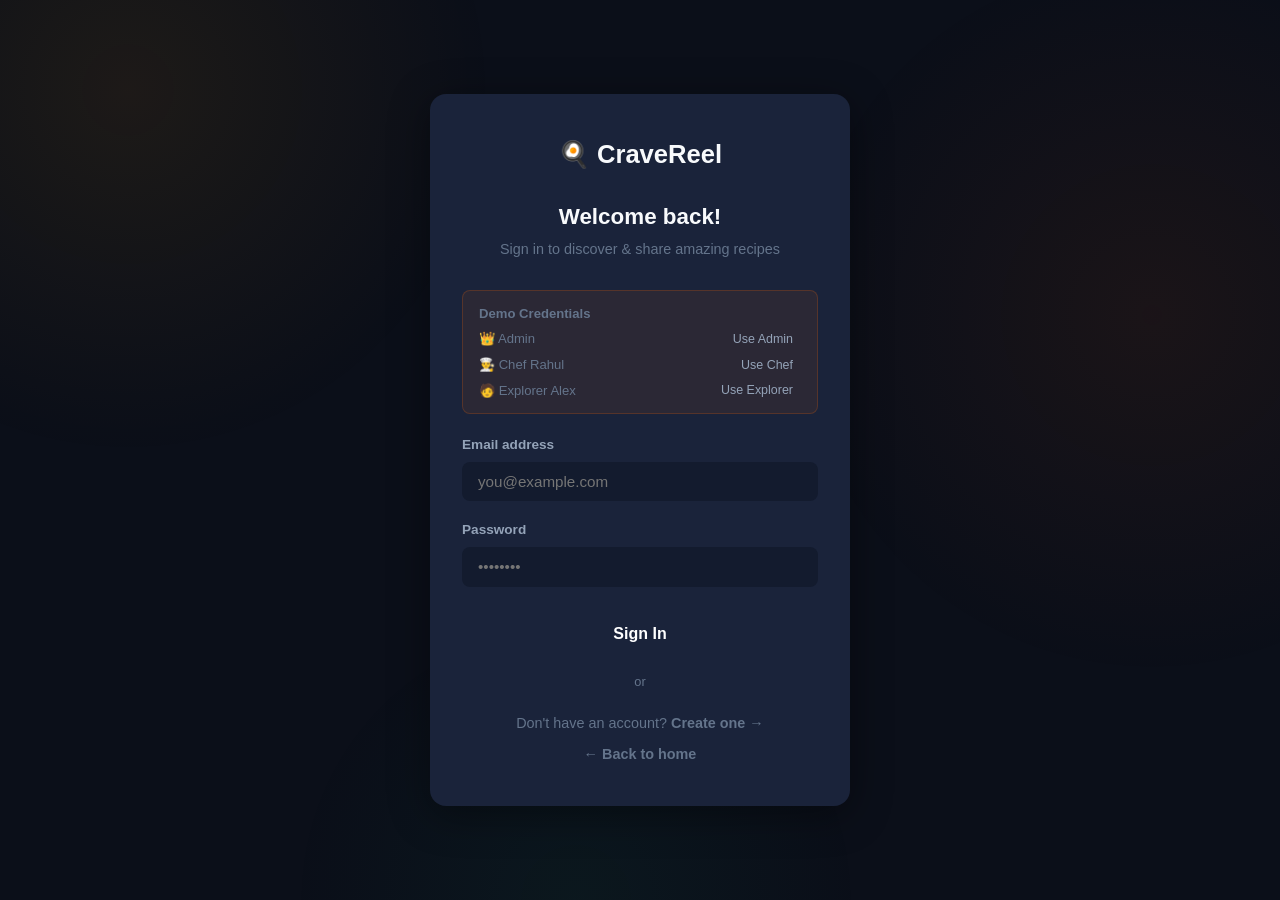
<file: src/main/resources/static/saved.html>
<!DOCTYPE html>
<html lang="en">
<head>
  <meta charset="UTF-8" />
  <meta name="viewport" content="width=device-width, initial-scale=1.0" />
  <title>Saved Recipes – CraveReel</title>
  <link rel="stylesheet" href="css/style.css" />
  <style>
    .saved-hero {
      background: linear-gradient(135deg, var(--bg-secondary) 0%, var(--bg-card) 100%);
      border-bottom: 1px solid var(--border);
      padding: 2.5rem 0 2rem;
    }
    .saved-hero h1 { font-size: 2rem; font-weight: 800; color: var(--text-primary); margin-bottom: 0.4rem; }
    .saved-hero p { color: var(--text-muted); }
    .collection-tabs { display: flex; gap: 0.5rem; flex-wrap: wrap; margin-bottom: 1.5rem; }
    .col-tab {
      padding: 0.45rem 1rem; border-radius: 20px; border: 1px solid var(--border);
      background: var(--bg-card); color: var(--text-secondary); cursor: pointer;
      font-size: 0.85rem; font-weight: 600; transition: all 0.2s;
    }
    .col-tab.active, .col-tab:hover { background: var(--primary); color: #fff; border-color: var(--primary); }
    .recipe-grid { display: grid; grid-template-columns: repeat(auto-fill, minmax(260px, 1fr)); gap: 1.25rem; }
    .empty-state { text-align: center; padding: 4rem 1rem; color: var(--text-muted); }
    .empty-state .empty-icon { font-size: 3.5rem; margin-bottom: 1rem; }
    .empty-state h3 { color: var(--text-secondary); margin-bottom: 0.5rem; }
    .empty-state a { color: var(--primary); }
    .unsave-btn {
      position: absolute; top: 0.6rem; right: 0.6rem;
      background: rgba(0,0,0,0.7); border: none; border-radius: 50%;
      width: 32px; height: 32px; cursor: pointer; color: #e74c3c;
      display: flex; align-items: center; justify-content: center; font-size: 1rem;
      z-index: 2;
    }
    .unsave-btn:hover { background: rgba(231,76,60,0.9); color: #fff; }
    .section-header {
      display: flex; align-items: center; justify-content: space-between; margin-bottom: 1rem;
    }
    .collection-name-badge {
      display: inline-flex; align-items: center; gap: 0.4rem;
      background: var(--bg-card); border: 1px solid var(--border); border-radius: 8px;
      padding: 0.4rem 0.75rem; font-size: 0.82rem; color: var(--text-muted);
    }
    .saved-stats { display: flex; gap: 1.5rem; margin-top: 0.75rem; }
    .saved-stat { text-align: center; }
    .saved-stat .val { font-size: 1.4rem; font-weight: 800; color: var(--primary); }
    .saved-stat .lbl { font-size: 0.78rem; color: var(--text-muted); }
  </style>
</head>
<body>

  <!-- NAV -->
  <nav class="nav">
    <div class="container nav-inner">
      <a href="index.html" class="nav-logo">🍳 Crave<span>Reel</span></a>
      <div class="nav-links" id="navLinks">
        <a href="index.html">Home</a>
        <a href="explore.html">Explore</a>
        <a href="reels.html">Reels</a>
        <a href="saved.html" class="active">Saved</a>
      </div>
      <div class="nav-actions" id="navActions">
        <a href="login.html" class="btn-secondary">Login</a>
        <a href="register.html" class="btn-primary">Get Started</a>
      </div>
    </div>
  </nav>

  <!-- HERO -->
  <section class="saved-hero">
    <div class="container">
      <h1>📌 Saved Recipes</h1>
      <p>Your personal cookbook — organized by collection</p>
      <div class="saved-stats">
        <div class="saved-stat"><div class="val" id="totalSaved">0</div><div class="lbl">Total Saved</div></div>
        <div class="saved-stat"><div class="val" id="totalCollections">0</div><div class="lbl">Collections</div></div>
      </div>
    </div>
  </section>

  <!-- CONTENT -->
  <section class="section">
    <div class="container">
      <!-- Collection tabs -->
      <div class="collection-tabs" id="collectionTabs">
        <div class="col-tab active" data-col="all">All</div>
      </div>

      <!-- Loading -->
      <div id="loadingState" style="text-align:center;padding:3rem;color:var(--text-muted);">
        <div class="spinner" style="width:36px;height:36px;border:3px solid var(--border);border-top-color:var(--primary);border-radius:50%;animation:spin 0.8s linear infinite;margin:0 auto 1rem;"></div>
        Loading your saved recipes…
      </div>

      <!-- Empty state -->
      <div id="emptyState" class="empty-state" style="display:none;">
        <div class="empty-icon">📭</div>
        <h3>No saved recipes yet</h3>
        <p>Start exploring and save recipes you love!</p>
        <a href="explore.html" class="btn-primary" style="margin-top:1rem;display:inline-block;">Browse Recipes</a>
      </div>

      <!-- Recipe grid -->
      <div class="recipe-grid" id="recipeGrid"></div>
    </div>
  </section>

  <div id="toastContainer" style="position:fixed;bottom:1.5rem;right:1.5rem;z-index:9999;display:flex;flex-direction:column;gap:0.5rem;"></div>

  <script src="js/api.js"></script>
  <script src="js/auth.js"></script>
  <script>
    let allSaved = [];
    let currentCollection = 'all';

    async function init() {
      initAuthState();

      const token = localStorage.getItem('rr_token');
      if (!token) {
        window.location.href = 'login.html';
        return;
      }

      await loadSaved();
    }

    async function loadSaved() {
      try {
        const data = await apiFetch('/api/explorer/saved');
        allSaved = data || [];

        document.getElementById('totalSaved').textContent = allSaved.length;

        // Build collections
        const collections = ['all', ...new Set(allSaved.map(s => s.collectionName || 'General'))];
        document.getElementById('totalCollections').textContent = collections.length - 1;
        renderTabs(collections);

        document.getElementById('loadingState').style.display = 'none';
        renderGrid(currentCollection);
      } catch (err) {
        document.getElementById('loadingState').style.display = 'none';
        document.getElementById('emptyState').style.display = 'block';
      }
    }

    function renderTabs(collections) {
      const container = document.getElementById('collectionTabs');
      container.innerHTML = collections.map(col => `
        <div class="col-tab ${col === currentCollection ? 'active' : ''}" data-col="${col}">
          ${col === 'all' ? '📋 All' : '📁 ' + col}
        </div>
      `).join('');

      container.querySelectorAll('.col-tab').forEach(tab => {
        tab.addEventListener('click', () => {
          currentCollection = tab.dataset.col;
          container.querySelectorAll('.col-tab').forEach(t => t.classList.remove('active'));
          tab.classList.add('active');
          renderGrid(currentCollection);
        });
      });
    }

    function renderGrid(collection) {
      const grid = document.getElementById('recipeGrid');
      const emptyState = document.getElementById('emptyState');

      let filtered = allSaved;
      if (collection !== 'all') {
        filtered = allSaved.filter(s => (s.collectionName || 'General') === collection);
      }

      if (filtered.length === 0) {
        grid.innerHTML = '';
        emptyState.style.display = 'block';
        return;
      }

      emptyState.style.display = 'none';

      grid.innerHTML = filtered.map(saved => {
        const r = saved.recipe || saved;
        const id = saved.recipeId || r.id;
        const title = saved.recipeTitle || r.title || 'Untitled';
        const image = saved.recipeImage || r.imageUrl || 'https://images.unsplash.com/photo-1546069901-ba9599a7e63c?w=400&q=80';
        const category = saved.recipeCategory || r.category || '';
        const time = r.cookingTimeMinutes ? formatDuration(r.cookingTimeMinutes) : '';
        const col = saved.collectionName || 'General';

        return `
          <div class="recipe-card" style="position:relative;" data-id="${id}">
            <button class="unsave-btn" onclick="unsave(${id}, this)" title="Remove from saved">🗑️</button>
            <a href="recipe.html?id=${id}" style="text-decoration:none;">
              <div class="recipe-card-image">
                <img src="${image}" alt="${title}" loading="lazy" onerror="this.src='https://images.unsplash.com/photo-1546069901-ba9599a7e63c?w=400&q=80'" />
                ${category ? `<span class="recipe-badge">${category}</span>` : ''}
              </div>
              <div class="recipe-card-body">
                <h3 class="recipe-card-title">${title}</h3>
                <div style="display:flex;align-items:center;justify-content:space-between;margin-top:0.5rem;">
                  <span class="collection-name-badge">📁 ${col}</span>
                  ${time ? `<span style="font-size:0.8rem;color:var(--text-muted);">⏱ ${time}</span>` : ''}
                </div>
              </div>
            </a>
          </div>
        `;
      }).join('');
    }

    async function unsave(recipeId, btn) {
      if (!confirm('Remove this recipe from your saved list?')) return;
      try {
        await apiFetch(`/api/recipes/${recipeId}/save`, { method: 'POST' });
        showToast('Removed from saved recipes', 'success');
        // Remove from local array and re-render
        allSaved = allSaved.filter(s => (s.recipeId || s.recipe?.id) !== recipeId);
        document.getElementById('totalSaved').textContent = allSaved.length;
        renderGrid(currentCollection);
      } catch (err) {
        showToast('Failed to remove recipe', 'error');
      }
    }

    init();
  </script>
  <style>@keyframes spin { to { transform: rotate(360deg); } }</style>
</body>
</html>
</file>
<file: src/main/resources/static/css/style.css>
/* ==========================================================================
   CraveReel - Modern Gourmet Dark/Light Theme Design System
   ========================================================================== */

:root {
  --bg-primary: #0b0f19;
  --bg-secondary: #131b2e;
  --bg-card: #1a233a;
  --bg-card-hover: #222d4a;
  --bg-glass: rgba(19, 27, 46, 0.85);

  --text-primary: #f8fafc;
  --text-secondary: #94a3b8;
  --text-muted: #64748b;

  --accent-primary: #f59e0b;       /* Saffron Amber */
  --accent-primary-hover: #d97706;
  --accent-secondary: #ea580c;     /* Paprika Flame */
  --accent-emerald: #10b981;       /* Fresh Mint */
  --accent-rose: #f43f5e;          /* Like Heart */
  --accent-blue: #3b82f6;

  --border-color: rgba(255, 255, 255, 0.08);
  --border-color-hover: rgba(245, 158, 11, 0.35);

  --radius-sm: 8px;
  --radius-md: 14px;
  --radius-lg: 20px;
  --radius-full: 9999px;

  --shadow-sm: 0 2px 8px rgba(0, 0, 0, 0.25);
  --shadow-md: 0 8px 24px rgba(0, 0, 0, 0.35);
  --shadow-lg: 0 16px 36px rgba(0, 0, 0, 0.45);
  --shadow-glow: 0 0 25px rgba(245, 158, 11, 0.25);
}

* {
  margin: 0;
  padding: 0;
  box-sizing: border-box;
}

body {
  background-color: var(--bg-primary);
  color: var(--text-primary);
  font-family: 'Inter', -apple-system, BlinkMacSystemFont, "Segoe UI", Roboto, sans-serif;
  line-height: 1.6;
  min-height: 100vh;
  display: flex;
  flex-direction: column;
}

a {
  color: inherit;
  text-decoration: none;
  transition: all 0.2s ease;
}

/* ==========================================================================
   Navigation Bar
   ========================================================================== */
.rr-navbar {
  background: var(--bg-glass);
  backdrop-filter: blur(16px);
  -webkit-backdrop-filter: blur(16px);
  border-bottom: 1px solid var(--border-color);
  position: sticky;
  top: 0;
  z-index: 1000;
  transition: all 0.3s ease;
}

.navbar-brand {
  font-weight: 800;
  font-size: 1.5rem;
  letter-spacing: -0.5px;
  display: flex;
  align-items: center;
  gap: 10px;
  color: var(--text-primary) !important;
}

.brand-icon {
  background: linear-gradient(135deg, var(--accent-primary), var(--accent-secondary));
  width: 38px;
  height: 38px;
  border-radius: var(--radius-sm);
  display: flex;
  align-items: center;
  justify-content: center;
  color: #fff;
  font-size: 1.25rem;
  box-shadow: 0 4px 12px rgba(234, 88, 12, 0.35);
}

.brand-accent {
  background: linear-gradient(135deg, var(--accent-primary), var(--accent-secondary));
  -webkit-background-clip: text;
  -webkit-text-fill-color: transparent;
}

.nav-link {
  color: var(--text-secondary) !important;
  font-weight: 500;
  font-size: 0.95rem;
  padding: 0.5rem 1rem !important;
  border-radius: var(--radius-full);
  transition: all 0.2s ease;
  display: flex;
  align-items: center;
  gap: 6px;
}

.nav-link:hover, .nav-link.active {
  color: var(--text-primary) !important;
  background: rgba(255, 255, 255, 0.06);
}

.nav-link.reels-badge-link {
  background: rgba(245, 158, 11, 0.12);
  color: var(--accent-primary) !important;
  font-weight: 600;
}
.nav-link.reels-badge-link:hover {
  background: rgba(245, 158, 11, 0.22);
}

/* ==========================================================================
   Buttons & Badges
   ========================================================================== */
.btn-rr-primary {
  background: linear-gradient(135deg, var(--accent-primary), var(--accent-secondary));
  color: #fff !important;
  font-weight: 600;
  border: none;
  border-radius: var(--radius-full);
  padding: 0.65rem 1.4rem;
  display: inline-flex;
  align-items: center;
  gap: 8px;
  box-shadow: 0 4px 14px rgba(234, 88, 12, 0.35);
  transition: all 0.25s ease;
}

.btn-rr-primary:hover {
  transform: translateY(-2px);
  box-shadow: 0 6px 20px rgba(234, 88, 12, 0.5);
  color: #fff !important;
}

.btn-rr-secondary {
  background: rgba(255, 255, 255, 0.08);
  color: var(--text-primary) !important;
  font-weight: 600;
  border: 1px solid var(--border-color);
  border-radius: var(--radius-full);
  padding: 0.65rem 1.4rem;
  display: inline-flex;
  align-items: center;
  gap: 8px;
  transition: all 0.25s ease;
}

.btn-rr-secondary:hover {
  background: rgba(255, 255, 255, 0.15);
  border-color: rgba(255, 255, 255, 0.2);
  transform: translateY(-2px);
}

.btn-cook-this {
  background: linear-gradient(135deg, #10b981, #059669);
  color: #fff !important;
  font-weight: 700;
  border: none;
  border-radius: var(--radius-full);
  padding: 0.75rem 1.5rem;
  box-shadow: 0 4px 18px rgba(16, 185, 129, 0.4);
  display: inline-flex;
  align-items: center;
  gap: 8px;
  animation: pulse-glow 2.5s infinite;
}

@keyframes pulse-glow {
  0%, 100% { box-shadow: 0 4px 18px rgba(16, 185, 129, 0.4); }
  50% { box-shadow: 0 4px 28px rgba(16, 185, 129, 0.75); }
}

.badge-diet {
  font-size: 0.75rem;
  font-weight: 700;
  padding: 0.25rem 0.65rem;
  border-radius: var(--radius-full);
  display: inline-flex;
  align-items: center;
  gap: 4px;
}
.badge-veg {
  background: rgba(16, 185, 129, 0.15);
  color: #34d399;
  border: 1px solid rgba(16, 185, 129, 0.3);
}
.badge-non-veg {
  background: rgba(244, 63, 94, 0.15);
  color: #fb7185;
  border: 1px solid rgba(244, 63, 94, 0.3);
}
.badge-reel {
  background: rgba(245, 158, 11, 0.15);
  color: var(--accent-primary);
  border: 1px solid rgba(245, 158, 11, 0.35);
  font-size: 0.75rem;
  font-weight: 700;
  padding: 0.25rem 0.65rem;
  border-radius: var(--radius-full);
}

/* ==========================================================================
   Recipe Cards
   ========================================================================== */
.recipe-card {
  background: var(--bg-card);
  border: 1px solid var(--border-color);
  border-radius: var(--radius-md);
  overflow: hidden;
  transition: all 0.3s cubic-bezier(0.16, 1, 0.3, 1);
  display: flex;
  flex-direction: column;
  height: 100%;
  position: relative;
}

.recipe-card:hover {
  transform: translateY(-6px);
  border-color: var(--border-color-hover);
  box-shadow: var(--shadow-md), var(--shadow-glow);
}

.recipe-card-media {
  position: relative;
  width: 100%;
  padding-top: 65%;
  overflow: hidden;
  background: #0f172a;
}

.recipe-card-media img {
  position: absolute;
  top: 0;
  left: 0;
  width: 100%;
  height: 100%;
  object-fit: cover;
  transition: transform 0.4s ease;
}

.recipe-card:hover .recipe-card-media img {
  transform: scale(1.06);
}

.card-save-btn {
  position: absolute;
  top: 12px;
  right: 12px;
  width: 36px;
  height: 36px;
  border-radius: 50%;
  background: rgba(11, 15, 25, 0.7);
  backdrop-filter: blur(8px);
  border: 1px solid rgba(255, 255, 255, 0.15);
  color: #fff;
  display: flex;
  align-items: center;
  justify-content: center;
  cursor: pointer;
  transition: all 0.2s ease;
  z-index: 2;
}

.card-save-btn:hover {
  background: var(--accent-primary);
  color: #000;
  transform: scale(1.1);
}

.card-save-btn.saved {
  background: var(--accent-primary);
  color: #000;
}

.recipe-card-body {
  padding: 1.25rem;
  display: flex;
  flex-direction: column;
  flex-grow: 1;
}

.recipe-card-title {
  font-size: 1.15rem;
  font-weight: 700;
  line-height: 1.4;
  margin-bottom: 0.5rem;
  color: var(--text-primary);
  display: -webkit-box;
  -webkit-line-clamp: 2;
  -webkit-box-orient: vertical;
  overflow: hidden;
}

.recipe-card-desc {
  font-size: 0.88rem;
  color: var(--text-secondary);
  margin-bottom: 1rem;
  display: -webkit-box;
  -webkit-line-clamp: 2;
  -webkit-box-orient: vertical;
  overflow: hidden;
  flex-grow: 1;
}

.recipe-meta-row {
  display: flex;
  align-items: center;
  justify-content: space-between;
  padding-top: 0.75rem;
  border-top: 1px solid var(--border-color);
  font-size: 0.82rem;
  color: var(--text-muted);
}

/* ==========================================================================
   Trending Reels Card Preview (Homepage)
   ========================================================================== */
.reel-preview-card {
  width: 220px;
  height: 380px;
  border-radius: var(--radius-md);
  position: relative;
  overflow: hidden;
  cursor: pointer;
  flex-shrink: 0;
  box-shadow: var(--shadow-md);
  transition: all 0.3s ease;
  border: 1px solid var(--border-color);
  background: #000;
}

.reel-preview-card:hover {
  transform: translateY(-8px) scale(1.02);
  border-color: var(--accent-primary);
  box-shadow: var(--shadow-lg), var(--shadow-glow);
}

.reel-preview-card video,
.reel-preview-card img {
  width: 100%;
  height: 100%;
  object-fit: cover;
}

.reel-preview-overlay {
  position: absolute;
  inset: 0;
  background: linear-gradient(180deg, rgba(0,0,0,0.1) 0%, rgba(0,0,0,0.4) 50%, rgba(0,0,0,0.92) 100%);
  display: flex;
  flex-direction: column;
  justify-content: space-between;
  padding: 14px;
}

.reel-preview-top {
  display: flex;
  justify-content: space-between;
  align-items: center;
}

.reel-play-chip {
  background: rgba(0, 0, 0, 0.65);
  backdrop-filter: blur(8px);
  padding: 4px 10px;
  border-radius: var(--radius-full);
  font-size: 0.75rem;
  font-weight: 600;
  display: flex;
  align-items: center;
  gap: 5px;
  color: #fff;
}

.reel-preview-bottom {
  display: flex;
  flex-direction: column;
  gap: 6px;
}

.reel-preview-title {
  font-size: 1rem;
  font-weight: 700;
  color: #fff;
  line-height: 1.3;
  text-shadow: 0 2px 4px rgba(0,0,0,0.8);
}

.reel-preview-author {
  font-size: 0.8rem;
  color: rgba(255, 255, 255, 0.8);
  display: flex;
  align-items: center;
  gap: 6px;
}

/* ==========================================================================
   Category Chips
   ========================================================================== */
.category-chip {
  background: var(--bg-card);
  border: 1px solid var(--border-color);
  padding: 0.6rem 1.2rem;
  border-radius: var(--radius-full);
  display: inline-flex;
  align-items: center;
  gap: 8px;
  font-size: 0.9rem;
  font-weight: 600;
  color: var(--text-secondary);
  transition: all 0.2s ease;
  cursor: pointer;
  white-space: nowrap;
}

.category-chip:hover, .category-chip.active {
  background: rgba(245, 158, 11, 0.15);
  border-color: var(--accent-primary);
  color: var(--accent-primary);
  transform: translateY(-2px);
}

/* ==========================================================================
   Dashboard Table & Layout
   ========================================================================== */
.rr-dashboard-card {
  background: var(--bg-card);
  border: 1px solid var(--border-color);
  border-radius: var(--radius-md);
  padding: 1.5rem;
}

.rr-stat-card {
  background: linear-gradient(135deg, var(--bg-card), var(--bg-card-hover));
  border: 1px solid var(--border-color);
  border-radius: var(--radius-md);
  padding: 1.25rem 1.5rem;
  display: flex;
  align-items: center;
  justify-content: space-between;
}

.rr-stat-number {
  font-size: 1.85rem;
  font-weight: 800;
  color: var(--text-primary);
  line-height: 1.2;
}

.rr-stat-label {
  font-size: 0.85rem;
  color: var(--text-muted);
  font-weight: 500;
}

.rr-table {
  width: 100%;
  color: var(--text-secondary);
  border-collapse: separate;
  border-spacing: 0;
}

.rr-table th {
  background: rgba(0, 0, 0, 0.2);
  color: var(--text-primary);
  font-weight: 600;
  font-size: 0.85rem;
  text-transform: uppercase;
  letter-spacing: 0.5px;
  padding: 1rem;
  border-bottom: 1px solid var(--border-color);
}

.rr-table td {
  padding: 1rem;
  border-bottom: 1px solid var(--border-color);
  font-size: 0.9rem;
  vertical-align: middle;
}

.rr-table tr:hover td {
  background: rgba(255, 255, 255, 0.02);
}

/* ==========================================================================
   Forms & Controls
   ========================================================================== */
.form-control, .form-select {
  background-color: var(--bg-secondary) !important;
  border: 1px solid var(--border-color) !important;
  color: var(--text-primary) !important;
  border-radius: var(--radius-sm) !important;
  padding: 0.65rem 1rem !important;
  font-size: 0.95rem;
}

.form-control:focus, .form-select:focus {
  border-color: var(--accent-primary) !important;
  box-shadow: 0 0 0 3px rgba(245, 158, 11, 0.25) !important;
}

.form-label {
  font-size: 0.88rem;
  font-weight: 600;
  color: var(--text-secondary);
  margin-bottom: 0.4rem;
}

/* ==========================================================================
   Toast Notification System
   ========================================================================== */
#toast-container {
  position: fixed;
  bottom: 24px;
  right: 24px;
  z-index: 9999;
  display: flex;
  flex-direction: column;
  gap: 12px;
  max-width: 380px;
}

.rr-toast {
  background: #1e293b;
  color: #fff;
  border: 1px solid var(--border-color);
  border-left: 5px solid var(--accent-primary);
  border-radius: var(--radius-sm);
  padding: 14px 18px;
  box-shadow: 0 10px 30px rgba(0,0,0,0.5);
  display: flex;
  align-items: center;
  gap: 12px;
  font-size: 0.92rem;
  font-weight: 500;
  animation: slideInRight 0.3s cubic-bezier(0.16, 1, 0.3, 1);
  transition: all 0.3s ease;
}

.rr-toast.success {
  border-left-color: #10b981;
}

.rr-toast.error {
  border-left-color: #ef4444;
}

@keyframes slideInRight {
  from {
    transform: translateX(100%);
    opacity: 0;
  }
  to {
    transform: translateX(0);
    opacity: 1;
  }
}

/* ==========================================================================
   Mobile Bottom Navigation
   ========================================================================== */
.mobile-bottom-nav {
  display: none;
  position: fixed;
  bottom: 0;
  left: 0;
  right: 0;
  height: 64px;
  background: var(--bg-glass);
  backdrop-filter: blur(16px);
  border-top: 1px solid var(--border-color);
  z-index: 1000;
  justify-content: space-around;
  align-items: center;
}

.mobile-nav-item {
  display: flex;
  flex-direction: column;
  align-items: center;
  font-size: 0.7rem;
  color: var(--text-muted);
  gap: 4px;
}

.mobile-nav-item i {
  font-size: 1.25rem;
}

.mobile-nav-item.active, .mobile-nav-item:hover {
  color: var(--accent-primary);
}

@media (max-width: 768px) {
  .mobile-bottom-nav {
    display: flex;
  }
  body {
    padding-bottom: 70px;
  }
}

/* ==========================================================================
   Footer
   ========================================================================== */
.rr-footer {
  margin-top: auto;
  background: #070a12;
  border-top: 1px solid var(--border-color);
  padding: 3rem 0 2rem;
  color: var(--text-muted);
  font-size: 0.9rem;
}

.rr-footer h5 {
  color: var(--text-primary);
  font-size: 1.05rem;
  font-weight: 700;
  margin-bottom: 1.25rem;
}

.rr-footer ul {
  list-style: none;
  padding: 0;
}

.rr-footer ul li {
  margin-bottom: 0.6rem;
}

.rr-footer ul li a:hover {
  color: var(--accent-primary);
}


/* ==========================================================================
   Premium Food-Lab Experience
   ========================================================================== */
body::before {
  content: "";
  position: fixed;
  inset: 0;
  pointer-events: none;
  z-index: -1;
  background:
    radial-gradient(circle at 10% 10%, rgba(245,158,11,.08), transparent 26%),
    radial-gradient(circle at 90% 35%, rgba(234,88,12,.07), transparent 28%),
    radial-gradient(circle at 45% 100%, rgba(16,185,129,.05), transparent 25%);
}

.rr-navbar {
  box-shadow: 0 12px 40px rgba(0,0,0,.18);
}

.rr-navbar .nav-link {
  position: relative;
  overflow: hidden;
}

.rr-navbar .nav-link::after {
  content: "";
  position: absolute;
  left: 16px;
  right: 16px;
  bottom: 3px;
  height: 2px;
  border-radius: 99px;
  background: linear-gradient(90deg, var(--accent-primary), var(--accent-secondary));
  transform: scaleX(0);
  transform-origin: center;
  transition: transform .25s ease;
}

.rr-navbar .nav-link:hover::after,
.rr-navbar .nav-link.active::after {
  transform: scaleX(1);
}

.hero-premium {
  isolation: isolate;
}

.recipe-card {
  border: 1px solid rgba(255,255,255,.07) !important;
  background:
    linear-gradient(145deg, rgba(255,255,255,.045), rgba(255,255,255,.015)),
    var(--bg-card) !important;
  box-shadow: 0 14px 35px rgba(0,0,0,.22);
  transform: translateY(0);
  transition: transform .35s cubic-bezier(.2,.8,.2,1), box-shadow .35s ease, border-color .35s ease;
  overflow: hidden;
}

.recipe-card:hover {
  transform: translateY(-8px);
  border-color: rgba(245,158,11,.32) !important;
  box-shadow: 0 24px 55px rgba(0,0,0,.38), 0 0 30px rgba(245,158,11,.07);
}

.recipe-card-media {
  position: relative;
  overflow: hidden;
}

.recipe-card-media img {
  transition: transform .6s cubic-bezier(.2,.8,.2,1), filter .4s ease;
}

.recipe-card:hover .recipe-card-media img {
  transform: scale(1.06);
  filter: saturate(1.08);
}

.category-chip {
  transition: transform .25s ease, border-color .25s ease, background .25s ease;
}

.category-chip:hover {
  transform: translateY(-3px);
}

.indian-spotlight {
  position: relative;
  overflow: hidden;
  background:
    linear-gradient(180deg, rgba(245,158,11,.035), transparent 45%),
    rgba(255,255,255,.008);
  border-top: 1px solid rgba(245,158,11,.08);
  border-bottom: 1px solid rgba(255,255,255,.05);
}

.indian-spotlight::before {
  content: "";
  position: absolute;
  width: 360px;
  height: 360px;
  right: -160px;
  top: -180px;
  border-radius: 50%;
  background: rgba(245,158,11,.08);
  filter: blur(70px);
  pointer-events: none;
}

.section-eyebrow {
  display: inline-flex;
  align-items: center;
  gap: 7px;
  color: #fbbf24;
  background: rgba(245,158,11,.09);
  border: 1px solid rgba(245,158,11,.2);
  padding: 6px 11px;
  border-radius: 999px;
  font-size: .75rem;
  font-weight: 800;
  letter-spacing: .02em;
  margin-bottom: 10px;
}

.btn-rr-primary,
.btn-cook-this {
  position: relative;
  overflow: hidden;
}

.btn-rr-primary::after,
.btn-cook-this::after {
  content: "";
  position: absolute;
  top: -80%;
  left: -35%;
  width: 35%;
  height: 260%;
  transform: rotate(20deg);
  background: rgba(255,255,255,.18);
  transition: left .55s ease;
}

.btn-rr-primary:hover::after,
.btn-cook-this:hover::after {
  left: 115%;
}

@media (prefers-reduced-motion: reduce) {
  .recipe-card,
  .recipe-card-media img,
  .category-chip,
  .btn-rr-primary::after,
  .btn-cook-this::after {
    transition: none !important;
  }
}


/* Verified external recipe videos */
.reel-youtube-frame {
  width: 100%;
  height: 100%;
  min-height: 520px;
  border: 0;
  display: block;
  background: #000;
}
@media (max-width: 768px) {
  .reel-youtube-frame { min-height: 70vh; }
}

/* Navbar polish */
.rr-navbar {
    background: rgba(10, 18, 36, 0.96);
    border-bottom: 1px solid rgba(255, 255, 255, 0.08);
    box-shadow: 0 8px 30px rgba(0, 0, 0, 0.22);
    backdrop-filter: blur(14px);
    position: sticky;
    top: 0;
    z-index: 1000;
}

.rr-navbar .navbar-brand {
    font-weight: 800;
    letter-spacing: -0.5px;
    transition: transform 0.2s ease;
}

.rr-navbar .navbar-brand:hover {
    transform: translateY(-1px);
}

.rr-navbar .navbar-nav {
    gap: 6px;
}

.rr-navbar .navbar-nav .nav-link {
    color: #aeb8cc;
    font-weight: 600;
    padding: 10px 15px;
    border-radius: 12px;
    transition: all 0.2s ease;
    display: flex;
    align-items: center;
    gap: 7px;
}

.rr-navbar .navbar-nav .nav-link:hover {
    color: #ffffff;
    background: rgba(255, 255, 255, 0.08);
    transform: translateY(-1px);
}

.rr-navbar .navbar-nav .nav-link.active {
    color: #ffffff;
    background: linear-gradient(
        135deg,
        rgba(255, 140, 0, 0.22),
        rgba(255, 140, 0, 0.08)
    );
    box-shadow: inset 0 0 0 1px rgba(255, 140, 0, 0.18);
}

/* Search bar */
.rr-navbar form.position-relative {
    min-width: 280px;
}

.rr-navbar #navSearchInput {
    width: 100%;
    height: 44px;
    padding: 0 48px 0 17px;
    border-radius: 14px;
    border: 1px solid rgba(255, 255, 255, 0.14);
    background: rgba(255, 255, 255, 0.07);
    color: #ffffff;
    font-size: 14px;
    font-weight: 500;
    box-shadow: inset 0 1px 0 rgba(255, 255, 255, 0.04);
    transition: all 0.25s ease;
}

.rr-navbar #navSearchInput::placeholder {
    color: #8e99ae;
}

.rr-navbar #navSearchInput:hover {
    border-color: rgba(255, 166, 0, 0.35);
    background: rgba(255, 255, 255, 0.09);
}

.rr-navbar #navSearchInput:focus {
    outline: none;
    border-color: #ff9d00;
    background: rgba(255, 255, 255, 0.11);
    box-shadow:
        0 0 0 3px rgba(255, 157, 0, 0.14),
        0 8px 24px rgba(0, 0, 0, 0.18);
}

.rr-navbar form.position-relative .btn-link {
    width: 42px;
    height: 42px;
    display: flex;
    align-items: center;
    justify-content: center;
    color: #b9c2d3 !important;
    border-radius: 12px;
    transition: all 0.2s ease;
}

.rr-navbar form.position-relative .btn-link:hover {
    color: #ff9d00 !important;
    background: rgba(255, 157, 0, 0.10);
}

.rr-navbar form.position-relative .btn-link i {
    font-size: 18px;
}

/* Login button */
.rr-navbar .btn-outline-light {
    border-color: rgba(255, 255, 255, 0.14);
    color: #e9edf5;
    border-radius: 12px;
    font-weight: 600;
    padding: 10px 17px;
    transition: all 0.2s ease;
}

.rr-navbar .btn-outline-light:hover {
    color: #ffffff;
    background: rgba(255, 255, 255, 0.10);
    border-color: rgba(255, 255, 255, 0.25);
    transform: translateY(-1px);
}

/* Get Started button */
.rr-navbar .btn-primary {
    border: none;
    border-radius: 12px;
    font-weight: 700;
    padding: 10px 19px;
    box-shadow: 0 6px 18px rgba(255, 132, 0, 0.22);
    transition: all 0.2s ease;
}

.rr-navbar .btn-primary:hover {
    transform: translateY(-2px);
    box-shadow: 0 9px 24px rgba(255, 132, 0, 0.30);
}

/* Mobile navbar */
@media (max-width: 991.98px) {
    .rr-navbar .navbar-collapse {
        margin-top: 12px;
        padding: 12px;
        border-radius: 16px;
        background: rgba(15, 24, 45, 0.98);
        border: 1px solid rgba(255, 255, 255, 0.08);
    }

    .rr-navbar .navbar-nav {
        gap: 4px;
    }

    .rr-navbar .navbar-nav .nav-link {
        width: 100%;
    }

    .rr-navbar form.position-relative {
        min-width: 0;
        width: 100%;
        margin-top: 10px;
    }

    .rr-navbar #navSearchInput {
        width: 100%;
    }
}

/* Search input visibility */
#navSearchInput {
    color: #ffffff !important;
    background: #18233d !important;
    border-color: rgba(255, 255, 255, 0.18) !important;
}

#navSearchInput::placeholder {
    color: #aeb8cc !important;
    opacity: 1;
}

#navSearchInput:focus {
    color: #ffffff !important;
    background: #1d2945 !important;
    border-color: #ff9d00 !important;
}

#navSearchInput:focus::placeholder {
    color: #8f9ab0 !important;
}

/* Explore page search bar */
input[placeholder*="Search paneer"] {
    color: #ffffff !important;
    background: #202d4a !important;
    border: 1px solid rgba(255, 255, 255, 0.18) !important;
    font-size: 16px !important;
    font-weight: 500 !important;
}

input[placeholder*="Search paneer"]::placeholder {
    color: #c4ccda !important;
    opacity: 1 !important;
}

input[placeholder*="Search paneer"]:focus {
    color: #ffffff !important;
    background: #253452 !important;
    border-color: #ff9d00 !important;
    outline: none !important;
    box-shadow: 0 0 0 3px rgba(255, 157, 0, 0.15) !important;
}

body {
    background:
        radial-gradient(circle at 10% 10%, rgba(255, 138, 0, 0.08), transparent 28%),
        radial-gradient(circle at 90% 20%, rgba(155, 123, 255, 0.07), transparent 25%),
        linear-gradient(135deg, #080b14 0%, #0d1220 50%, #080b14 100%);
    color: #f8fafc;
}

.recipe-card {
    background: linear-gradient(
        145deg,
        rgba(29, 41, 69, 0.95),
        rgba(18, 27, 47, 0.98)
    );

    border: 1px solid rgba(255, 255, 255, 0.08);
    border-radius: 18px;

    box-shadow:
        0 12px 35px rgba(0, 0, 0, 0.28),
        inset 0 1px 0 rgba(255, 255, 255, 0.04);

    overflow: hidden;
    transition: transform 0.25s ease,
                box-shadow 0.25s ease,
                border-color 0.25s ease;
}
.recipe-card:hover {
    transform: translateY(-7px);

    border-color: rgba(255, 157, 0, 0.45);

    box-shadow:
        0 20px 45px rgba(0, 0, 0, 0.42),
        0 0 25px rgba(255, 138, 0, 0.08);
}

.recipe-card img {
    transition: transform 0.5s ease,
                filter 0.5s ease;
}

.recipe-card:hover img {
    transform: scale(1.06);
    filter: saturate(1.08) contrast(1.04);
}

.btn-primary {
    background: linear-gradient(
        135deg,
        #ffb000,
        #ff7800
    );

    color: #ffffff;
    border: none;

    box-shadow:
        0 8px 22px rgba(255, 120, 0, 0.22);

    transition: all 0.2s ease;
}
.btn-primary:hover {
    transform: translateY(-2px);

    box-shadow:
        0 12px 28px rgba(255, 120, 0, 0.35);
}

.explore-search {
    background: rgba(20, 30, 52, 0.85);
    border: 1px solid rgba(255, 255, 255, 0.10);
    border-radius: 16px;

    box-shadow:
        0 15px 40px rgba(0, 0, 0, 0.25),
        inset 0 1px 0 rgba(255,255,255,0.04);

    backdrop-filter: blur(14px);
}
.explore-search:focus-within {
    border-color: rgba(255, 157, 0, 0.7);

    box-shadow:
        0 0 0 4px rgba(255, 157, 0, 0.08),
        0 15px 40px rgba(0, 0, 0, 0.3);
}

.category-btn.active {
    background: linear-gradient(
        135deg,
        #ffb000,
        #ff7800
    );

    color: #ffffff;

    border-color: transparent;

    box-shadow:
        0 6px 18px rgba(255, 138, 0, 0.25);
}
.category-btn {
    background: rgba(25, 35, 58, 0.75);

    border: 1px solid rgba(255,255,255,0.08);

    color: #aeb8cc;

    transition: all 0.2s ease;
}
.category-btn:hover {
    color: #ffffff;
    border-color: rgba(255, 157, 0, 0.45);
    transform: translateY(-2px);
}

.rr-navbar {
    background: rgba(8, 12, 25, 0.78);

    backdrop-filter: blur(18px);
    -webkit-backdrop-filter: blur(18px);

    border-bottom: 1px solid rgba(255,255,255,0.08);

    box-shadow:
        0 8px 30px rgba(0,0,0,0.25);
}

.brand-accent {
    color: #ff9d00;

    text-shadow:
        0 0 18px rgba(255, 157, 0, 0.25);
}
.brand-icon {
    box-shadow:
        0 8px 20px rgba(255, 130, 0, 0.28);
}

.creator-badge {
    background: rgba(155, 123, 255, 0.12);
    color: #b9a5ff;
    border: 1px solid rgba(155, 123, 255, 0.25);
}
.reel-card {
    background:
        linear-gradient(
            160deg,
            rgba(255, 138, 0, 0.12),
            rgba(155, 123, 255, 0.08)
        ),
        #11182a;

    border: 1px solid rgba(255,255,255,0.09);

    border-radius: 20px;

    box-shadow:
        0 15px 40px rgba(0,0,0,0.35);
}
@keyframes fadeUp {
    from {
        opacity: 0;
        transform: translateY(12px);
    }

    to {
        opacity: 1;
        transform: translateY(0);
    }
}

.recipe-card {
    animation: fadeUp 0.45s ease both;
}

section {
    padding-top: 55px;
    padding-bottom: 55px;
}
.recipe-grid {
    gap: 24px;
}

/* Prevent accidental horizontal overflow */
html,
body {
    max-width: 100%;
    overflow-x: hidden;
}
/* =========================
   Footer contrast
   ========================= */

footer {
    background: #080c16;
    border-top: 1px solid rgba(255, 255, 255, 0.08);
}

footer h1,
footer h2,
footer h3,
footer h4,
footer h5,
footer h6 {
    color: #f8fafc !important;
}

footer p {
    color: #aeb8cc !important;
}

footer a {
    color: #9da9bd !important;
    text-decoration: none;
    transition: color 0.2s ease, transform 0.2s ease;
}

footer a:hover {
    color: #ff9d00 !important;
}

footer .text-muted {
    color: #8f9aae !important;
}

footer .footer-description {
    color: #9da9bd !important;
}

footer .footer-bottom {
    color: #7f8a9e !important;
    border-top-color: rgba(255, 255, 255, 0.08) !important;
}


/* =========================
   Profile dropdown
   ========================= */

.dropdown-menu {
    background: #18233b !important;
    border: 1px solid rgba(255, 255, 255, 0.10) !important;
    border-radius: 10px !important;
    box-shadow: 0 15px 40px rgba(0, 0, 0, 0.35) !important;
}

.dropdown-menu .dropdown-item {
    color: #cbd5e5 !important;
    background: transparent !important;
    font-weight: 500;
    transition: all 0.2s ease;
}

.dropdown-menu .dropdown-item:hover,
.dropdown-menu .dropdown-item:focus {
    color: #ffffff !important;
    background: rgba(255, 157, 0, 0.10) !important;
}

.dropdown-menu .dropdown-divider {
    border-top-color: rgba(255, 255, 255, 0.10) !important;
}

.dropdown-menu i {
    color: #ffb000 !important;
}

.dropdown-menu .text-muted {
    color: #9da9bd !important;
}

.dropdown-menu .text-danger {
    color: #ff5c70 !important;
}

.dropdown-menu .text-danger:hover {
    color: #ff7182 !important;
}


/* Role badge inside profile menu */

.dropdown-menu .badge {
    background: #68748a !important;
    color: #ffffff !important;
}


/* Profile name */

.dropdown-menu strong,
.dropdown-menu .fw-bold {
    color: #ffffff !important;
}
</file>
